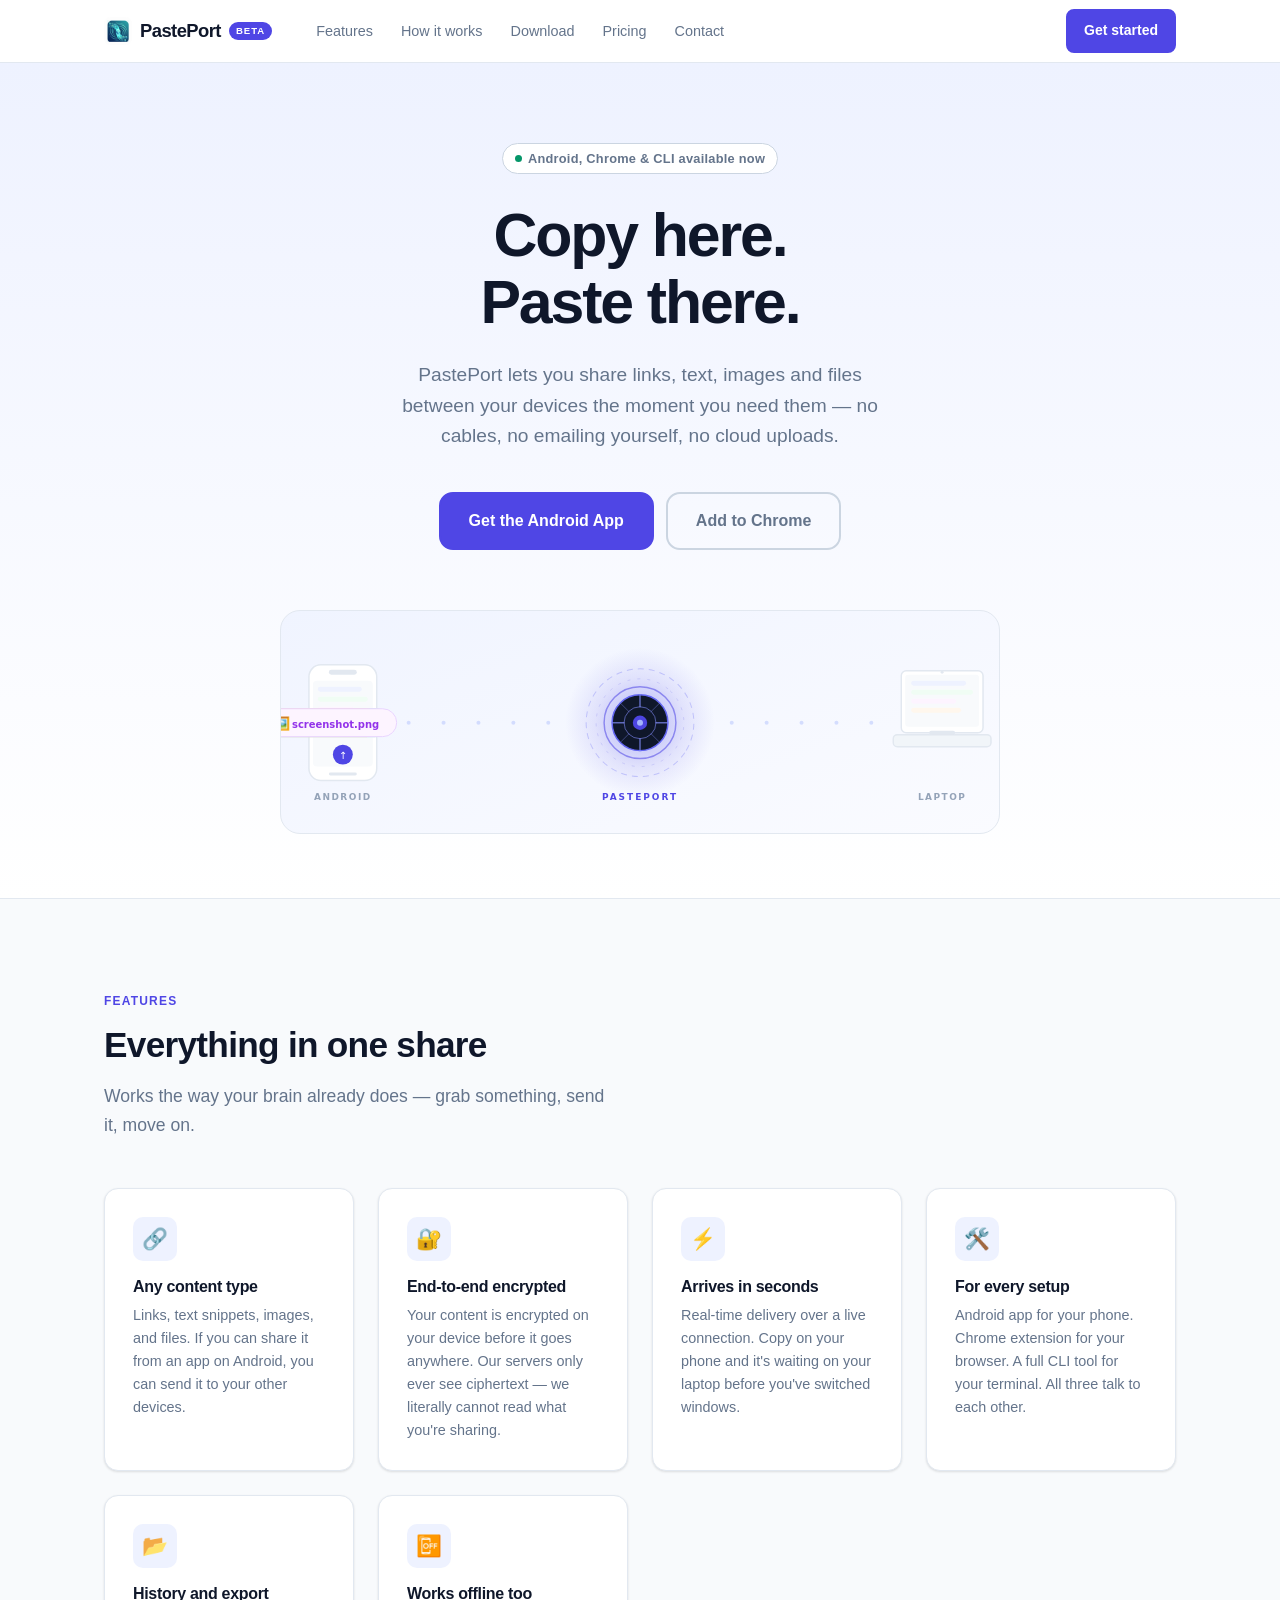
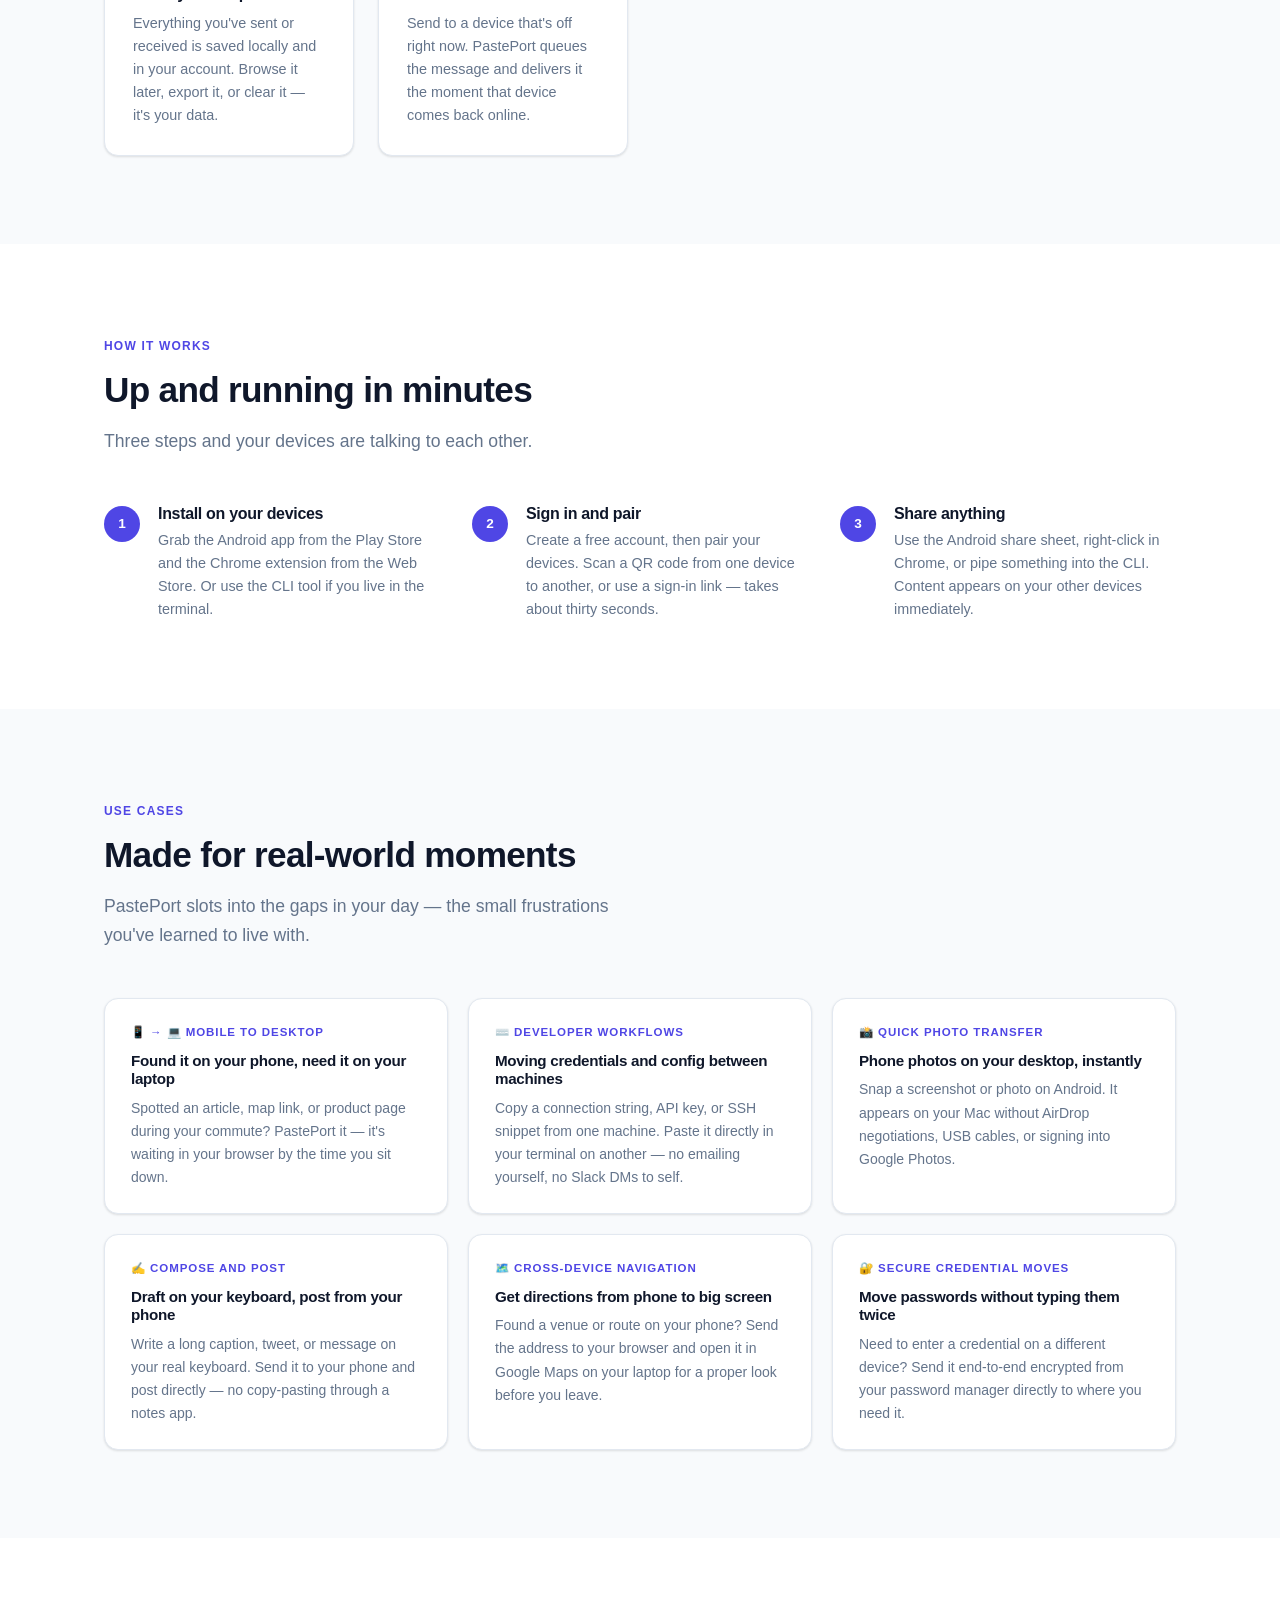
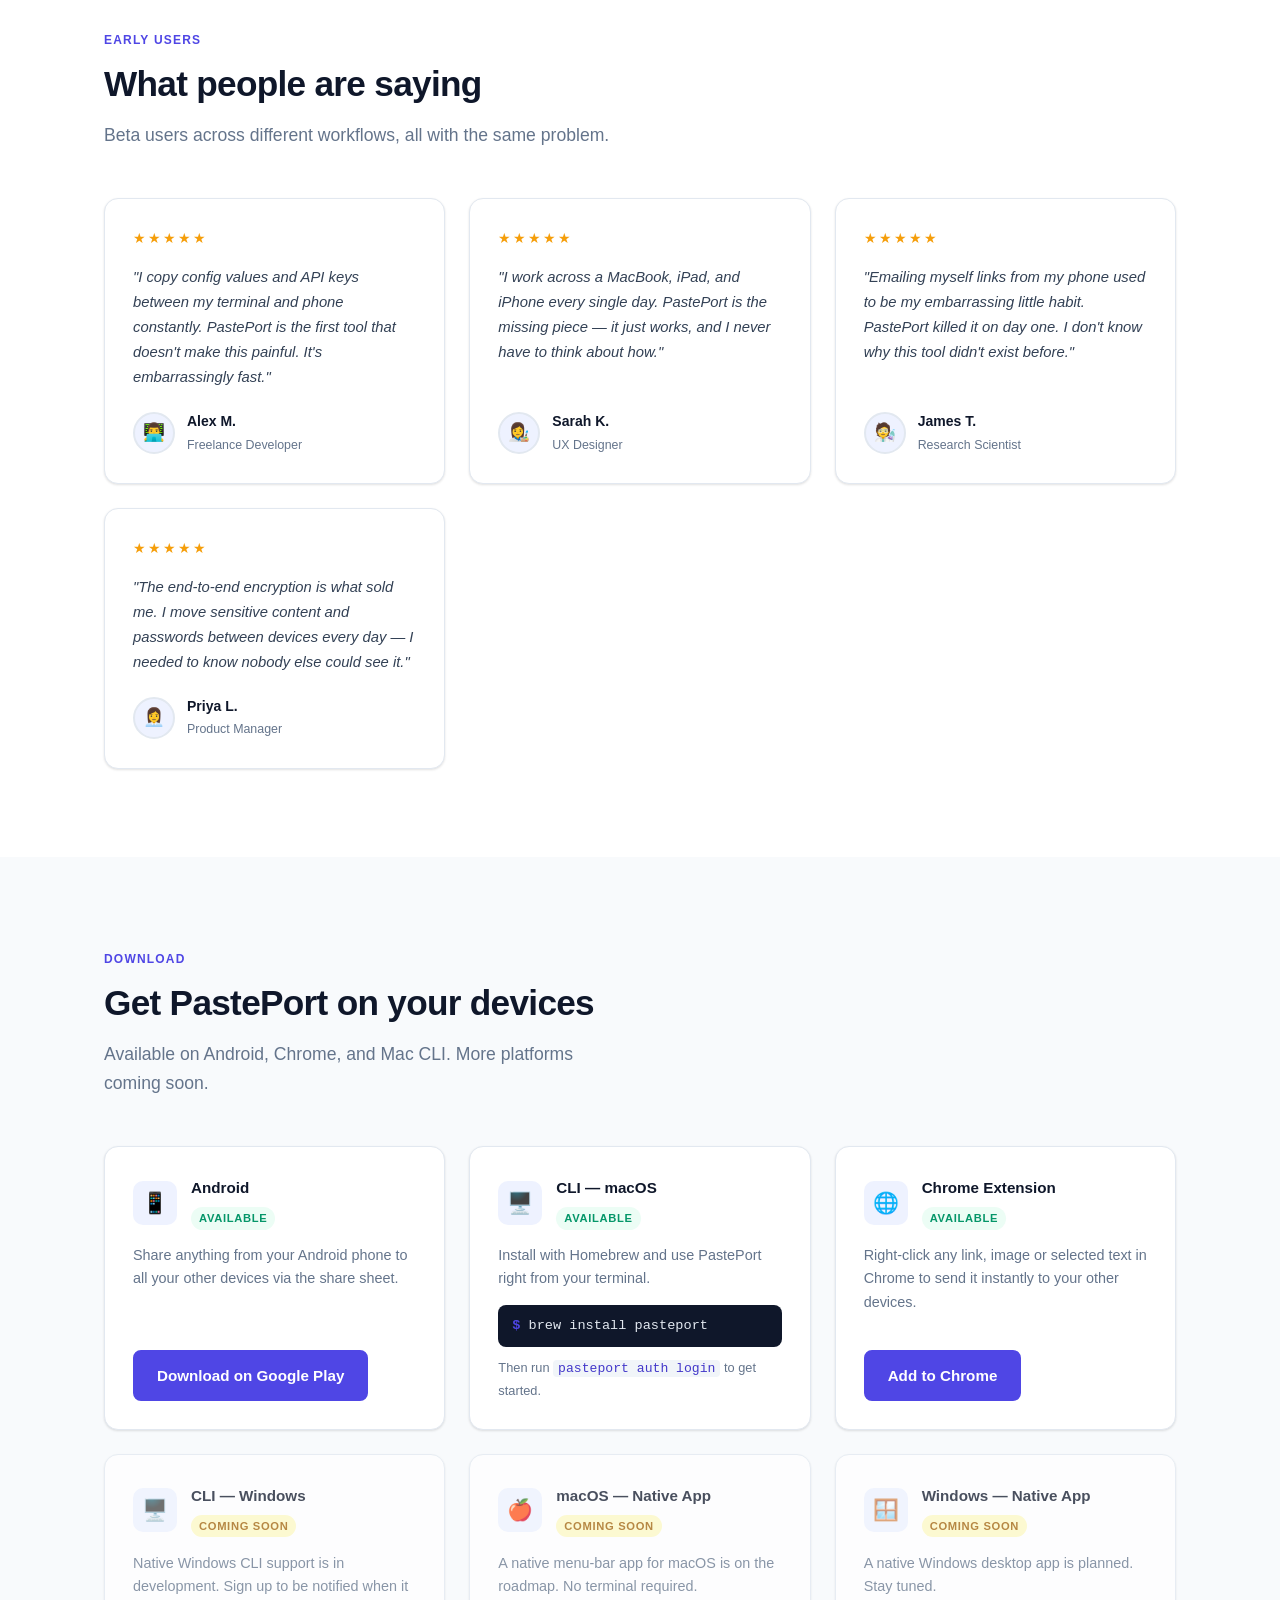
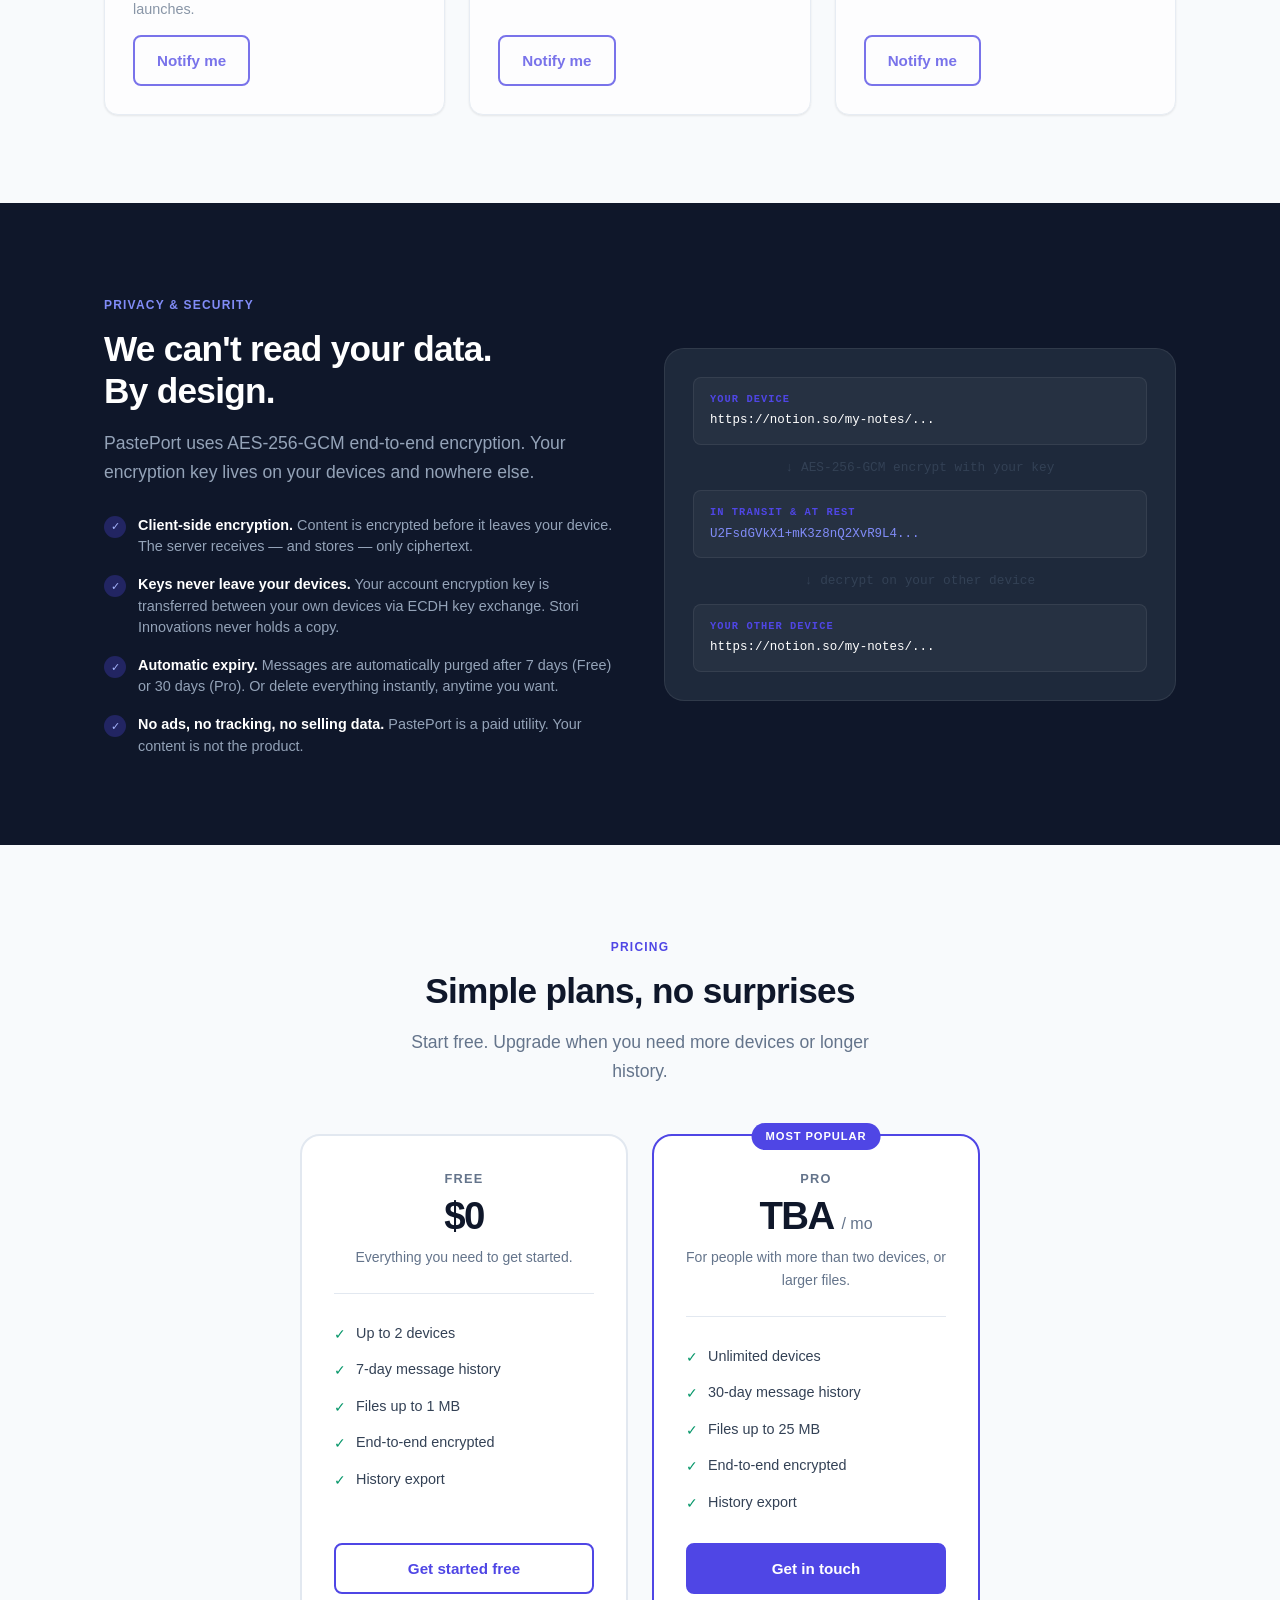
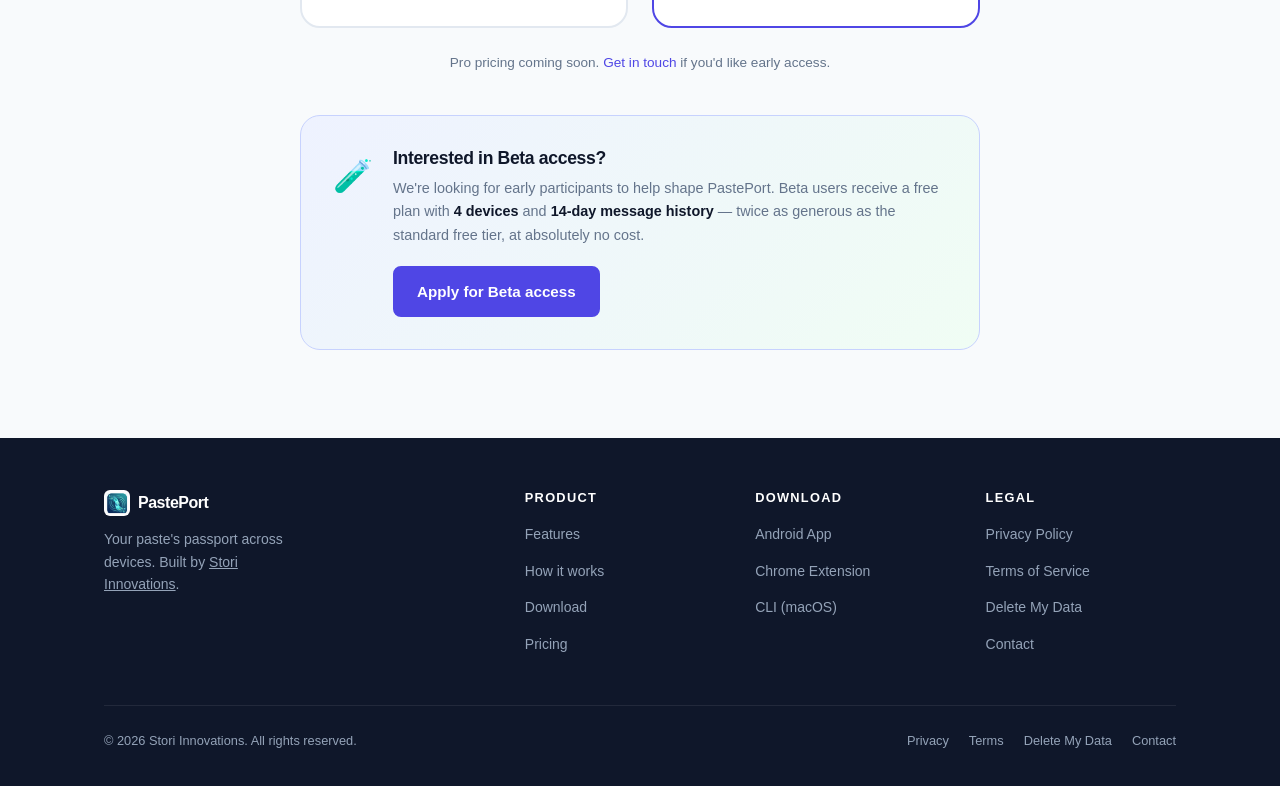
<file: index.html>
<!DOCTYPE html>
<html lang="en">
<head>
  <meta charset="UTF-8">
  <meta name="viewport" content="width=device-width, initial-scale=1.0">
  <title>PastePort — Your clipboard, everywhere</title>
  <meta name="description" content="PastePort lets you share links, text, images and files between your devices in real time. End-to-end encrypted. No cables. No friction.">
  <meta property="og:title" content="PastePort — Your clipboard, everywhere">
  <meta property="og:description" content="Share anything between your Android phone, laptop and terminal in seconds. End-to-end encrypted.">
  <meta property="og:type" content="website">
  <meta property="og:url" content="https://pasteport.app">
  <meta name="theme-color" content="#4f46e5">
  <link rel="stylesheet" href="style.css">
  <link rel="icon" type="image/png" sizes="16x16" href="favicon-16.png">
  <link rel="icon" type="image/png" sizes="32x32" href="favicon-32.png">
  <link rel="apple-touch-icon" href="icon-192.png">
  <meta property="og:image" content="https://pasteport.app/logo-full.png">
</head>
<body>

<header class="site-header">
  <div class="container">
    <nav class="nav" role="navigation" aria-label="Main navigation">
      <a href="/" class="nav-logo">
        <img src="icon-192.png" alt="" class="nav-logo-img" width="28" height="28">
        PastePort
        <span class="beta-tag">Beta</span>
      </a>

      <button class="nav-toggle" id="nav-toggle" aria-expanded="false" aria-controls="nav-links" aria-label="Toggle navigation">
        <span class="hamburger"></span>
      </button>

      <ul class="nav-links" id="nav-links" role="list">
        <li><a href="#features">Features</a></li>
        <li><a href="#how-it-works">How it works</a></li>
        <li><a href="#download">Download</a></li>
        <li><a href="#pricing">Pricing</a></li>
        <li><a href="contact.html">Contact</a></li>
      </ul>

      <div class="nav-cta" id="nav-cta">
        <a href="#pricing" class="btn btn-primary btn-sm">Get started</a>
      </div>
    </nav>
  </div>
</header>

<main>

  <!-- Hero -->
  <section class="hero">
    <div class="container">
      <div class="hero-badge">
        <span class="dot"></span>
        Android, Chrome &amp; CLI available now
      </div>

      <h1>Copy here.<br>Paste there.</h1>

      <p class="hero-lead">
        PastePort lets you share links, text, images and files between your devices the moment you need them — no cables, no emailing yourself, no cloud uploads.
      </p>

      <div class="hero-actions">
        <a href="https://play.google.com/store/apps/details?id=app.pasteport" class="btn btn-primary btn-lg" target="_blank" rel="noopener">
          Get the Android App
        </a>
        <a href="https://chrome.google.com/webstore/detail/pasteport" class="btn btn-ghost btn-lg" target="_blank" rel="noopener">
          Add to Chrome
        </a>
      </div>

      <!-- Port animation -->
      <div class="hero-anim-wrap" aria-hidden="true">
        <svg class="hero-anim" viewBox="0 0 720 210" xmlns="http://www.w3.org/2000/svg">
          <defs>
            <radialGradient id="hub-glow" cx="50%" cy="50%" r="50%">
              <stop offset="0%" stop-color="#6366f1" stop-opacity="0.45"/>
              <stop offset="60%" stop-color="#4f46e5" stop-opacity="0.12"/>
              <stop offset="100%" stop-color="#4f46e5" stop-opacity="0"/>
            </radialGradient>
            <linearGradient id="chan-grad" x1="0%" y1="0%" x2="100%" y2="0%">
              <stop offset="0%" stop-color="#4f46e5" stop-opacity="0"/>
              <stop offset="25%" stop-color="#4f46e5" stop-opacity="0.5"/>
              <stop offset="75%" stop-color="#4f46e5" stop-opacity="0.5"/>
              <stop offset="100%" stop-color="#4f46e5" stop-opacity="0"/>
            </linearGradient>
            <clipPath id="anim-clip">
              <rect width="720" height="210"/>
            </clipPath>
          </defs>

          <g clip-path="url(#anim-clip)">

            <!-- ── Left Device: Phone ── -->
            <g transform="translate(28,46)">
              <rect width="68" height="116" rx="12" fill="white" stroke="#e2e8f0" stroke-width="1.5"/>
              <rect x="20" y="5" width="28" height="5" rx="2.5" fill="#e2e8f0"/>
              <rect x="4" y="16" width="60" height="86" rx="4" fill="#f8fafc"/>
              <rect x="9" y="22" width="44" height="5" rx="2.5" fill="#eef2ff"/>
              <rect x="9" y="32" width="50" height="5" rx="2.5" fill="#f0fdf4"/>
              <rect x="9" y="42" width="36" height="5" rx="2.5" fill="#fdf4ff"/>
              <rect x="9" y="52" width="48" height="5" rx="2.5" fill="#fff7ed"/>
              <rect x="9" y="62" width="40" height="5" rx="2.5" fill="#eef2ff"/>
              <circle cx="34" cy="90" r="10" fill="#4f46e5"/>
              <text x="34" y="94" text-anchor="middle" fill="white" font-size="10" font-family="system-ui">↑</text>
              <rect x="20" y="108" width="28" height="3" rx="1.5" fill="#e2e8f0"/>
            </g>
            <text x="62" y="182" text-anchor="middle" fill="#94a3b8" font-size="9" font-family="system-ui" font-weight="600" letter-spacing="1.5">ANDROID</text>

            <!-- ── Left Channel ── -->
            <line x1="97" y1="104" x2="286" y2="104" stroke="url(#chan-grad)" stroke-width="1.5"/>
            <circle cx="128" cy="104" r="2" fill="#c7d2fe" opacity="0.7"/>
            <circle cx="163" cy="104" r="2" fill="#c7d2fe" opacity="0.7"/>
            <circle cx="198" cy="104" r="2" fill="#c7d2fe" opacity="0.7"/>
            <circle cx="233" cy="104" r="2" fill="#c7d2fe" opacity="0.7"/>
            <circle cx="268" cy="104" r="2" fill="#c7d2fe" opacity="0.7"/>

            <!-- ── Port Hub (center x=360, y=104) ── -->
            <g transform="translate(360,104)">
              <circle r="75" fill="url(#hub-glow)"/>
              <!-- Outer spinning dashed ring -->
              <circle r="54" fill="none" stroke="#6366f1" stroke-width="1" stroke-dasharray="6 5" opacity="0.3">
                <animateTransform attributeName="transform" type="rotate" from="0" to="360" dur="22s" repeatCount="indefinite"/>
              </circle>
              <!-- Counter-spinning inner dashed ring -->
              <circle r="44" fill="none" stroke="#4f46e5" stroke-width="0.75" stroke-dasharray="3 7" opacity="0.2">
                <animateTransform attributeName="transform" type="rotate" from="360" to="0" dur="16s" repeatCount="indefinite"/>
              </circle>
              <!-- Solid border ring -->
              <circle r="36" fill="none" stroke="#4f46e5" stroke-width="1.5" opacity="0.55"/>
              <!-- Dark inner disc -->
              <circle r="28" fill="#0f172a" stroke="#6366f1" stroke-width="1.5"/>
              <!-- Inner decorative ring -->
              <circle r="16" fill="none" stroke="#818cf8" stroke-width="1" opacity="0.6"/>
              <!-- 8-directional connector lines (evokes logo) -->
              <line x1="0" y1="-16" x2="0" y2="-28" stroke="#818cf8" stroke-width="1.5" stroke-linecap="round" opacity="0.7"/>
              <line x1="0" y1="16" x2="0" y2="28" stroke="#818cf8" stroke-width="1.5" stroke-linecap="round" opacity="0.7"/>
              <line x1="-16" y1="0" x2="-28" y2="0" stroke="#818cf8" stroke-width="1.5" stroke-linecap="round" opacity="0.7"/>
              <line x1="16" y1="0" x2="28" y2="0" stroke="#818cf8" stroke-width="1.5" stroke-linecap="round" opacity="0.7"/>
              <line x1="-11" y1="-11" x2="-20" y2="-20" stroke="#818cf8" stroke-width="1" stroke-linecap="round" opacity="0.4"/>
              <line x1="11" y1="-11" x2="20" y2="-20" stroke="#818cf8" stroke-width="1" stroke-linecap="round" opacity="0.4"/>
              <line x1="-11" y1="11" x2="-20" y2="20" stroke="#818cf8" stroke-width="1" stroke-linecap="round" opacity="0.4"/>
              <line x1="11" y1="11" x2="20" y2="20" stroke="#818cf8" stroke-width="1" stroke-linecap="round" opacity="0.4"/>
              <!-- Pulsing center dot -->
              <circle r="7" fill="#4f46e5">
                <animate attributeName="r" values="7;10;7" dur="2s" repeatCount="indefinite"/>
                <animate attributeName="opacity" values="1;0.65;1" dur="2s" repeatCount="indefinite"/>
              </circle>
              <circle r="3" fill="#a5b4fc"/>
            </g>
            <text x="360" y="182" text-anchor="middle" fill="#4f46e5" font-size="9" font-family="system-ui" font-weight="700" letter-spacing="2">PASTEPORT</text>

            <!-- ── Right Channel ── -->
            <line x1="434" y1="104" x2="623" y2="104" stroke="url(#chan-grad)" stroke-width="1.5"/>
            <circle cx="452" cy="104" r="2" fill="#c7d2fe" opacity="0.7"/>
            <circle cx="487" cy="104" r="2" fill="#c7d2fe" opacity="0.7"/>
            <circle cx="522" cy="104" r="2" fill="#c7d2fe" opacity="0.7"/>
            <circle cx="557" cy="104" r="2" fill="#c7d2fe" opacity="0.7"/>
            <circle cx="592" cy="104" r="2" fill="#c7d2fe" opacity="0.7"/>

            <!-- ── Right Device: Laptop ── -->
            <g transform="translate(622,52)">
              <rect width="82" height="62" rx="5" fill="white" stroke="#e2e8f0" stroke-width="1.5"/>
              <rect x="4" y="4" width="74" height="52" rx="3" fill="#f8fafc"/>
              <rect x="10" y="10" width="55" height="5" rx="2.5" fill="#eef2ff"/>
              <rect x="10" y="19" width="62" height="5" rx="2.5" fill="#f0fdf4"/>
              <rect x="10" y="28" width="45" height="5" rx="2.5" fill="#fdf4ff"/>
              <rect x="10" y="37" width="50" height="5" rx="2.5" fill="#fff7ed"/>
              <circle cx="41" cy="1.5" r="1.5" fill="#e2e8f0"/>
              <rect x="-8" y="64" width="98" height="12" rx="4" fill="#f1f5f9" stroke="#e2e8f0" stroke-width="1.5"/>
              <rect x="28" y="60" width="26" height="4" rx="2" fill="#e2e8f0"/>
            </g>
            <text x="663" y="182" text-anchor="middle" fill="#94a3b8" font-size="9" font-family="system-ui" font-weight="600" letter-spacing="1.5">LAPTOP</text>

            <!-- ── Flowing Content Packets ──
                 Journey: translateX(-150) → translateX(875), 1025px in 4s.
                 4 packets staggered 1s apart via negative delays.
                 Packet inner group translate(-20, 90) so rect top = 90, center = 104. -->

            <!-- Packet 1: URL link (indigo) -->
            <g class="pkt" style="animation-delay:0s">
              <g transform="translate(-20,90)">
                <rect width="128" height="28" rx="14" fill="#eef2ff" stroke="#c7d2fe" stroke-width="1"/>
                <text x="13" y="19" font-size="13" font-family="system-ui">🔗</text>
                <text x="31" y="19" fill="#4f46e5" font-size="10" font-family="system-ui" font-weight="700">notion.so/notes</text>
              </g>
            </g>

            <!-- Packet 2: Text snippet (green) -->
            <g class="pkt" style="animation-delay:-1s">
              <g transform="translate(-20,90)">
                <rect width="130" height="28" rx="14" fill="#f0fdf4" stroke="#bbf7d0" stroke-width="1"/>
                <text x="13" y="19" font-size="13" font-family="system-ui">📝</text>
                <text x="31" y="19" fill="#059669" font-size="10" font-family="system-ui" font-weight="700">Meeting at 3pm</text>
              </g>
            </g>

            <!-- Packet 3: File (orange) -->
            <g class="pkt" style="animation-delay:-2s">
              <g transform="translate(-20,90)">
                <rect width="120" height="28" rx="14" fill="#fff7ed" stroke="#fed7aa" stroke-width="1"/>
                <text x="13" y="19" font-size="13" font-family="system-ui">📄</text>
                <text x="31" y="19" fill="#ea580c" font-size="10" font-family="system-ui" font-weight="700">contract.pdf</text>
              </g>
            </g>

            <!-- Packet 4: Image (purple) -->
            <g class="pkt" style="animation-delay:-3s">
              <g transform="translate(-20,90)">
                <rect width="136" height="28" rx="14" fill="#fdf4ff" stroke="#e9d5ff" stroke-width="1"/>
                <text x="13" y="19" font-size="13" font-family="system-ui">🖼️</text>
                <text x="31" y="19" fill="#9333ea" font-size="10" font-family="system-ui" font-weight="700">screenshot.png</text>
              </g>
            </g>

          </g><!-- /clip -->
        </svg>
      </div>
    </div>
  </section>

  <!-- Features -->
  <section class="section section-alt" id="features">
    <div class="container">
      <span class="section-label">Features</span>
      <h2 class="section-title">Everything in one share</h2>
      <p class="section-lead">Works the way your brain already does — grab something, send it, move on.</p>

      <div class="features-grid">
        <div class="feature-card">
          <div class="feature-icon">🔗</div>
          <h3>Any content type</h3>
          <p>Links, text snippets, images, and files. If you can share it from an app on Android, you can send it to your other devices.</p>
        </div>

        <div class="feature-card">
          <div class="feature-icon">🔐</div>
          <h3>End-to-end encrypted</h3>
          <p>Your content is encrypted on your device before it goes anywhere. Our servers only ever see ciphertext — we literally cannot read what you're sharing.</p>
        </div>

        <div class="feature-card">
          <div class="feature-icon">⚡</div>
          <h3>Arrives in seconds</h3>
          <p>Real-time delivery over a live connection. Copy on your phone and it's waiting on your laptop before you've switched windows.</p>
        </div>

        <div class="feature-card">
          <div class="feature-icon">🛠️</div>
          <h3>For every setup</h3>
          <p>Android app for your phone. Chrome extension for your browser. A full CLI tool for your terminal. All three talk to each other.</p>
        </div>

        <div class="feature-card">
          <div class="feature-icon">📂</div>
          <h3>History and export</h3>
          <p>Everything you've sent or received is saved locally and in your account. Browse it later, export it, or clear it — it's your data.</p>
        </div>

        <div class="feature-card">
          <div class="feature-icon">📴</div>
          <h3>Works offline too</h3>
          <p>Send to a device that's off right now. PastePort queues the message and delivers it the moment that device comes back online.</p>
        </div>
      </div>
    </div>
  </section>

  <!-- How it works -->
  <section class="section" id="how-it-works">
    <div class="container">
      <span class="section-label">How it works</span>
      <h2 class="section-title">Up and running in minutes</h2>
      <p class="section-lead">Three steps and your devices are talking to each other.</p>

      <ol class="steps">
        <li class="step">
          <div class="step-num">1</div>
          <div class="step-body">
            <h3>Install on your devices</h3>
            <p>Grab the Android app from the Play Store and the Chrome extension from the Web Store. Or use the CLI tool if you live in the terminal.</p>
          </div>
        </li>

        <li class="step">
          <div class="step-num">2</div>
          <div class="step-body">
            <h3>Sign in and pair</h3>
            <p>Create a free account, then pair your devices. Scan a QR code from one device to another, or use a sign-in link — takes about thirty seconds.</p>
          </div>
        </li>

        <li class="step">
          <div class="step-num">3</div>
          <div class="step-body">
            <h3>Share anything</h3>
            <p>Use the Android share sheet, right-click in Chrome, or pipe something into the CLI. Content appears on your other devices immediately.</p>
          </div>
        </li>
      </ol>
    </div>
  </section>

  <!-- Use Cases -->
  <section class="section section-alt" id="use-cases">
    <div class="container">
      <span class="section-label">Use Cases</span>
      <h2 class="section-title">Made for real-world moments</h2>
      <p class="section-lead">PastePort slots into the gaps in your day — the small frustrations you've learned to live with.</p>

      <div class="use-cases-grid">
        <div class="use-case-card">
          <div class="use-case-scenario">📱 → 💻 Mobile to Desktop</div>
          <h3>Found it on your phone, need it on your laptop</h3>
          <p>Spotted an article, map link, or product page during your commute? PastePort it — it's waiting in your browser by the time you sit down.</p>
        </div>

        <div class="use-case-card">
          <div class="use-case-scenario">⌨️ Developer workflows</div>
          <h3>Moving credentials and config between machines</h3>
          <p>Copy a connection string, API key, or SSH snippet from one machine. Paste it directly in your terminal on another — no emailing yourself, no Slack DMs to self.</p>
        </div>

        <div class="use-case-card">
          <div class="use-case-scenario">📸 Quick photo transfer</div>
          <h3>Phone photos on your desktop, instantly</h3>
          <p>Snap a screenshot or photo on Android. It appears on your Mac without AirDrop negotiations, USB cables, or signing into Google Photos.</p>
        </div>

        <div class="use-case-card">
          <div class="use-case-scenario">✍️ Compose and post</div>
          <h3>Draft on your keyboard, post from your phone</h3>
          <p>Write a long caption, tweet, or message on your real keyboard. Send it to your phone and post directly — no copy-pasting through a notes app.</p>
        </div>

        <div class="use-case-card">
          <div class="use-case-scenario">🗺️ Cross-device navigation</div>
          <h3>Get directions from phone to big screen</h3>
          <p>Found a venue or route on your phone? Send the address to your browser and open it in Google Maps on your laptop for a proper look before you leave.</p>
        </div>

        <div class="use-case-card">
          <div class="use-case-scenario">🔐 Secure credential moves</div>
          <h3>Move passwords without typing them twice</h3>
          <p>Need to enter a credential on a different device? Send it end-to-end encrypted from your password manager directly to where you need it.</p>
        </div>
      </div>
    </div>
  </section>

  <!-- Testimonials -->
  <section class="section" id="testimonials">
    <div class="container">
      <span class="section-label">Early Users</span>
      <h2 class="section-title">What people are saying</h2>
      <p class="section-lead">Beta users across different workflows, all with the same problem.</p>

      <div class="testimonials-grid">
        <div class="testimonial-card">
          <div class="testimonial-stars">★★★★★</div>
          <p class="testimonial-quote">"I copy config values and API keys between my terminal and phone constantly. PastePort is the first tool that doesn't make this painful. It's embarrassingly fast."</p>
          <div class="testimonial-author">
            <div class="testimonial-avatar">👨‍💻</div>
            <div>
              <div class="testimonial-name">Alex M.</div>
              <div class="testimonial-role">Freelance Developer</div>
            </div>
          </div>
        </div>

        <div class="testimonial-card">
          <div class="testimonial-stars">★★★★★</div>
          <p class="testimonial-quote">"I work across a MacBook, iPad, and iPhone every single day. PastePort is the missing piece — it just works, and I never have to think about how."</p>
          <div class="testimonial-author">
            <div class="testimonial-avatar">👩‍🎨</div>
            <div>
              <div class="testimonial-name">Sarah K.</div>
              <div class="testimonial-role">UX Designer</div>
            </div>
          </div>
        </div>

        <div class="testimonial-card">
          <div class="testimonial-stars">★★★★★</div>
          <p class="testimonial-quote">"Emailing myself links from my phone used to be my embarrassing little habit. PastePort killed it on day one. I don't know why this tool didn't exist before."</p>
          <div class="testimonial-author">
            <div class="testimonial-avatar">🧑‍🔬</div>
            <div>
              <div class="testimonial-name">James T.</div>
              <div class="testimonial-role">Research Scientist</div>
            </div>
          </div>
        </div>

        <div class="testimonial-card">
          <div class="testimonial-stars">★★★★★</div>
          <p class="testimonial-quote">"The end-to-end encryption is what sold me. I move sensitive content and passwords between devices every day — I needed to know nobody else could see it."</p>
          <div class="testimonial-author">
            <div class="testimonial-avatar">👩‍💼</div>
            <div>
              <div class="testimonial-name">Priya L.</div>
              <div class="testimonial-role">Product Manager</div>
            </div>
          </div>
        </div>
      </div>
    </div>
  </section>

  <!-- Download / Get PastePort -->
  <section class="section section-alt" id="download">
    <div class="container">
      <span class="section-label">Download</span>
      <h2 class="section-title">Get PastePort on your devices</h2>
      <p class="section-lead">Available on Android, Chrome, and Mac CLI. More platforms coming soon.</p>

      <div class="platform-grid">

        <!-- Android -->
        <div class="platform-card">
          <div class="platform-header">
            <span class="platform-icon">📱</span>
            <div>
              <div class="platform-name">Android</div>
              <span class="platform-status available">Available</span>
            </div>
          </div>
          <p class="platform-desc">Share anything from your Android phone to all your other devices via the share sheet.</p>
          <a href="https://play.google.com/store/apps/details?id=app.pasteport" class="btn btn-primary" target="_blank" rel="noopener">
            Download on Google Play
          </a>
        </div>

        <!-- Mac CLI (Homebrew) -->
        <div class="platform-card">
          <div class="platform-header">
            <span class="platform-icon">🖥️</span>
            <div>
              <div class="platform-name">CLI — macOS</div>
              <span class="platform-status available">Available</span>
            </div>
          </div>
          <p class="platform-desc">Install with Homebrew and use PastePort right from your terminal.</p>
          <div class="code-block">
            <span class="code-prompt">$</span>
            <code>brew install pasteport</code>
          </div>
          <p class="platform-sub">Then run <code class="inline-code">pasteport auth login</code> to get started.</p>
        </div>

        <!-- Chrome Extension -->
        <div class="platform-card">
          <div class="platform-header">
            <span class="platform-icon">🌐</span>
            <div>
              <div class="platform-name">Chrome Extension</div>
              <span class="platform-status available">Available</span>
            </div>
          </div>
          <p class="platform-desc">Right-click any link, image or selected text in Chrome to send it instantly to your other devices.</p>
          <a href="https://chrome.google.com/webstore/detail/pasteport" class="btn btn-primary" target="_blank" rel="noopener">
            Add to Chrome
          </a>
        </div>

        <!-- Windows CLI — Coming Soon -->
        <div class="platform-card coming-soon">
          <div class="platform-header">
            <span class="platform-icon">🖥️</span>
            <div>
              <div class="platform-name">CLI — Windows</div>
              <span class="platform-status soon">Coming soon</span>
            </div>
          </div>
          <p class="platform-desc">Native Windows CLI support is in development. Sign up to be notified when it launches.</p>
          <a href="contact.html" class="btn btn-outline">Notify me</a>
        </div>

        <!-- Mac Native — Coming Soon -->
        <div class="platform-card coming-soon">
          <div class="platform-header">
            <span class="platform-icon">🍎</span>
            <div>
              <div class="platform-name">macOS — Native App</div>
              <span class="platform-status soon">Coming soon</span>
            </div>
          </div>
          <p class="platform-desc">A native menu-bar app for macOS is on the roadmap. No terminal required.</p>
          <a href="contact.html" class="btn btn-outline">Notify me</a>
        </div>

        <!-- Windows Native — Coming Soon -->
        <div class="platform-card coming-soon">
          <div class="platform-header">
            <span class="platform-icon">🪟</span>
            <div>
              <div class="platform-name">Windows — Native App</div>
              <span class="platform-status soon">Coming soon</span>
            </div>
          </div>
          <p class="platform-desc">A native Windows desktop app is planned. Stay tuned.</p>
          <a href="contact.html" class="btn btn-outline">Notify me</a>
        </div>

      </div>
    </div>
  </section>

  <!-- Security callout -->
  <section class="section section-dark">
    <div class="container">
      <div class="security-grid">
        <div class="security-content">
          <span class="section-label">Privacy &amp; Security</span>
          <h2 class="section-title">We can't read your data.<br>By design.</h2>
          <p class="section-lead">PastePort uses AES-256-GCM end-to-end encryption. Your encryption key lives on your devices and nowhere else.</p>

          <div class="security-points">
            <div class="security-point">
              <span class="check">✓</span>
              <p><strong>Client-side encryption.</strong> Content is encrypted before it leaves your device. The server receives — and stores — only ciphertext.</p>
            </div>
            <div class="security-point">
              <span class="check">✓</span>
              <p><strong>Keys never leave your devices.</strong> Your account encryption key is transferred between your own devices via ECDH key exchange. Stori Innovations never holds a copy.</p>
            </div>
            <div class="security-point">
              <span class="check">✓</span>
              <p><strong>Automatic expiry.</strong> Messages are automatically purged after 7 days (Free) or 30 days (Pro). Or delete everything instantly, anytime you want.</p>
            </div>
            <div class="security-point">
              <span class="check">✓</span>
              <p><strong>No ads, no tracking, no selling data.</strong> PastePort is a paid utility. Your content is not the product.</p>
            </div>
          </div>
        </div>

        <div class="security-visual" aria-hidden="true">
          <div class="enc-diagram">
            <div class="enc-step">
              <div class="label">Your device</div>
              <div class="value">https://notion.so/my-notes/...</div>
            </div>
            <div class="enc-arrow">↓ AES-256-GCM encrypt with your key</div>
            <div class="enc-step">
              <div class="label">In transit &amp; at rest</div>
              <div class="value cipher">U2FsdGVkX1+mK3z8nQ2XvR9L4...</div>
            </div>
            <div class="enc-arrow">↓ decrypt on your other device</div>
            <div class="enc-step">
              <div class="label">Your other device</div>
              <div class="value">https://notion.so/my-notes/...</div>
            </div>
          </div>
        </div>
      </div>
    </div>
  </section>

  <!-- Pricing -->
  <section class="section section-alt" id="pricing">
    <div class="container" style="text-align:center">
      <span class="section-label">Pricing</span>
      <h2 class="section-title">Simple plans, no surprises</h2>
      <p class="section-lead" style="margin-inline:auto">Start free. Upgrade when you need more devices or longer history.</p>

      <div class="plans">
        <div class="plan">
          <div class="plan-name">Free</div>
          <div class="plan-price">$0</div>
          <div class="plan-desc">Everything you need to get started.</div>

          <ul class="plan-features">
            <li class="plan-feature">
              <span class="icon">✓</span>
              Up to 2 devices
            </li>
            <li class="plan-feature">
              <span class="icon">✓</span>
              7-day message history
            </li>
            <li class="plan-feature">
              <span class="icon">✓</span>
              Files up to 1 MB
            </li>
            <li class="plan-feature">
              <span class="icon">✓</span>
              End-to-end encrypted
            </li>
            <li class="plan-feature">
              <span class="icon">✓</span>
              History export
            </li>
          </ul>

          <a href="#" class="btn btn-outline">Get started free</a>
        </div>

        <div class="plan featured">
          <div class="plan-badge">Most popular</div>
          <div class="plan-name">Pro</div>
          <div class="plan-price">TBA <span>/ mo</span></div>
          <div class="plan-desc">For people with more than two devices, or larger files.</div>

          <ul class="plan-features">
            <li class="plan-feature">
              <span class="icon">✓</span>
              Unlimited devices
            </li>
            <li class="plan-feature">
              <span class="icon">✓</span>
              30-day message history
            </li>
            <li class="plan-feature">
              <span class="icon">✓</span>
              Files up to 25 MB
            </li>
            <li class="plan-feature">
              <span class="icon">✓</span>
              End-to-end encrypted
            </li>
            <li class="plan-feature">
              <span class="icon">✓</span>
              History export
            </li>
          </ul>

          <a href="contact.html" class="btn btn-primary">Get in touch</a>
        </div>
      </div>

      <p style="margin-top:24px;font-size:.85rem;color:var(--ink-muted)">
        Pro pricing coming soon. <a href="contact.html">Get in touch</a> if you'd like early access.
      </p>

      <div class="beta-callout">
        <div class="beta-callout-icon">🧪</div>
        <div class="beta-callout-body">
          <h3>Interested in Beta access?</h3>
          <p>We're looking for early participants to help shape PastePort. Beta users receive a free plan with <strong>4 devices</strong> and <strong>14-day message history</strong> — twice as generous as the standard free tier, at absolutely no cost.</p>
          <a href="contact.html" class="btn btn-primary">Apply for Beta access</a>
        </div>
      </div>
    </div>
  </section>

</main>

<footer class="site-footer">
  <div class="container">
    <div class="footer-grid">
      <div class="footer-brand">
        <a href="/" class="nav-logo">
          <img src="icon-192.png" alt="" class="nav-logo-img" width="26" height="26">
          PastePort
        </a>
        <p>Your paste's passport across devices. Built by <a href="https://storiinnovations.com" style="color:#94a3b8;text-decoration:underline" target="_blank" rel="noopener">Stori Innovations</a>.</p>
      </div>

      <div class="footer-col">
        <h4>Product</h4>
        <ul>
          <li><a href="#features">Features</a></li>
          <li><a href="#how-it-works">How it works</a></li>
          <li><a href="#download">Download</a></li>
          <li><a href="#pricing">Pricing</a></li>
        </ul>
      </div>

      <div class="footer-col">
        <h4>Download</h4>
        <ul>
          <li><a href="https://play.google.com/store/apps/details?id=app.pasteport" target="_blank" rel="noopener">Android App</a></li>
          <li><a href="https://chrome.google.com/webstore/detail/pasteport" target="_blank" rel="noopener">Chrome Extension</a></li>
          <li><a href="#download">CLI (macOS)</a></li>
        </ul>
      </div>

      <div class="footer-col">
        <h4>Legal</h4>
        <ul>
          <li><a href="privacy.html">Privacy Policy</a></li>
          <li><a href="terms.html">Terms of Service</a></li>
          <li><a href="forgetme.html">Delete My Data</a></li>
          <li><a href="contact.html">Contact</a></li>
        </ul>
      </div>
    </div>

    <div class="footer-bottom">
      <span>&copy; 2026 Stori Innovations. All rights reserved.</span>
      <div style="display:flex;gap:20px">
        <a href="privacy.html">Privacy</a>
        <a href="terms.html">Terms</a>
        <a href="forgetme.html">Delete My Data</a>
        <a href="contact.html">Contact</a>
      </div>
    </div>
  </div>
</footer>

<script>
  const toggle = document.getElementById('nav-toggle');
  const links = document.getElementById('nav-links');
  const cta = document.getElementById('nav-cta');

  toggle.addEventListener('click', () => {
    const open = toggle.getAttribute('aria-expanded') === 'true';
    toggle.setAttribute('aria-expanded', String(!open));
    links.classList.toggle('open', !open);
    cta.classList.toggle('open', !open);
  });

  // Close nav when a link is clicked
  links.querySelectorAll('a').forEach(a => {
    a.addEventListener('click', () => {
      toggle.setAttribute('aria-expanded', 'false');
      links.classList.remove('open');
      cta.classList.remove('open');
    });
  });
</script>

</body>
</html>
</file>
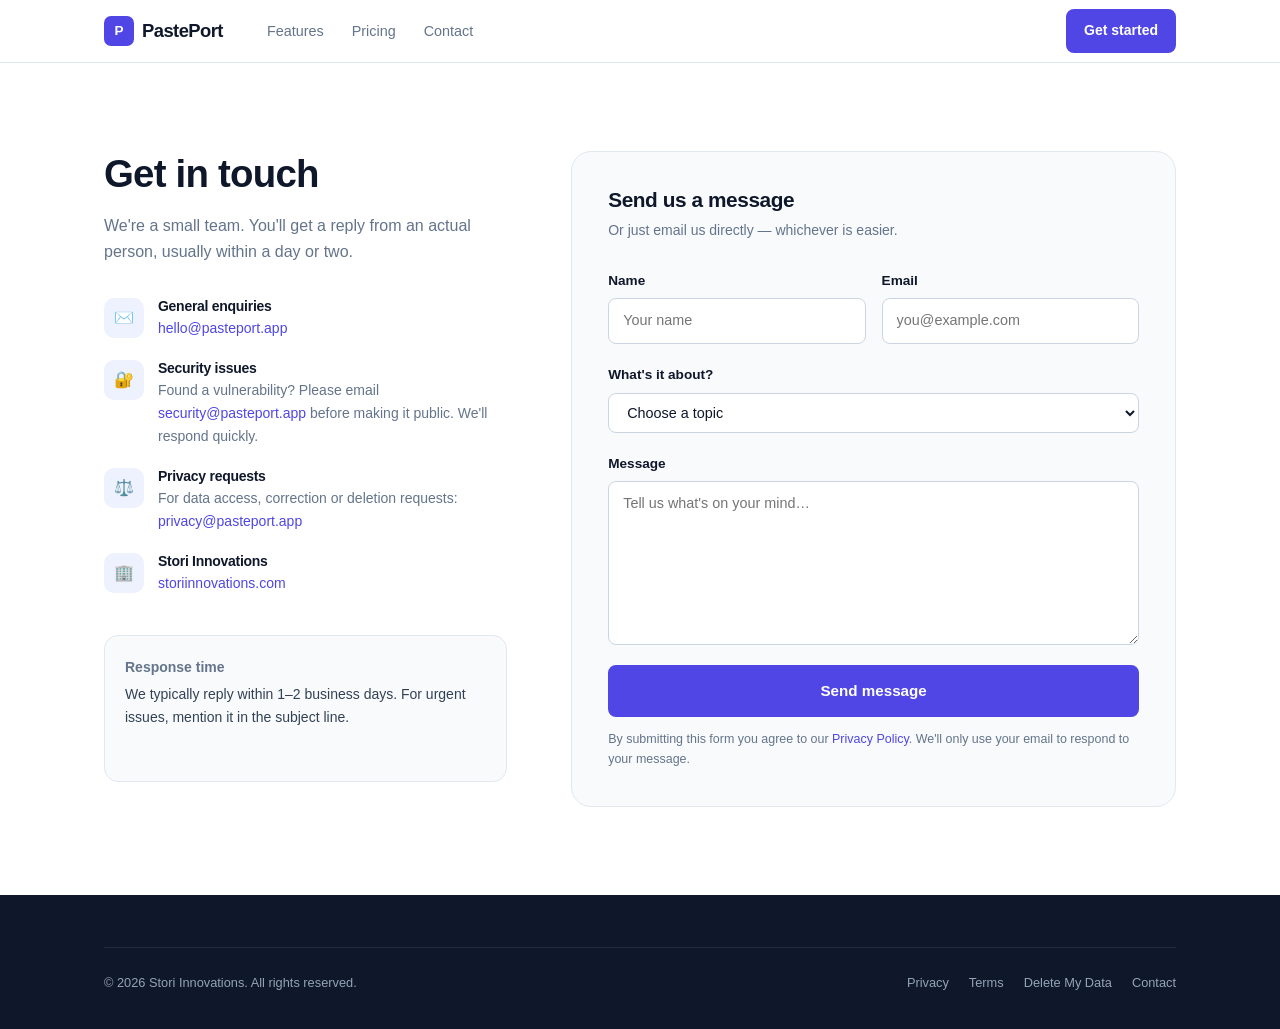
<file: contact.html>
<!DOCTYPE html>
<html lang="en">
<head>
  <meta charset="UTF-8">
  <meta name="viewport" content="width=device-width, initial-scale=1.0">
  <title>Contact — PastePort</title>
  <meta name="description" content="Get in touch with the PastePort team. We're happy to help.">
  <link rel="stylesheet" href="style.css">
  <link rel="icon" href="data:image/svg+xml,<svg xmlns='http://www.w3.org/2000/svg' viewBox='0 0 32 32'><rect width='32' height='32' rx='7' fill='%234f46e5'/><text x='16' y='22' text-anchor='middle' fill='white' font-size='16' font-weight='bold' font-family='system-ui'>P</text></svg>">
  <style>
    .form-success {
      display: none;
      background: var(--green-bg);
      border: 1.5px solid var(--green);
      border-radius: var(--radius-lg);
      padding: 24px;
      text-align: center;
      color: var(--ink);
    }
    .form-success h3 { color: var(--green); margin-bottom: 8px; font-size: 1.1rem; }
    .form-success p { color: var(--ink-muted); font-size: .9rem; }
  </style>
</head>
<body>

<header class="site-header">
  <div class="container">
    <nav class="nav" role="navigation" aria-label="Main navigation">
      <a href="/" class="nav-logo">
        <span class="logo-mark">P</span>
        PastePort
      </a>

      <button class="nav-toggle" id="nav-toggle" aria-expanded="false" aria-controls="nav-links" aria-label="Toggle navigation">
        <span class="hamburger"></span>
      </button>

      <ul class="nav-links" id="nav-links" role="list">
        <li><a href="/#features">Features</a></li>
        <li><a href="/#pricing">Pricing</a></li>
        <li><a href="contact.html" aria-current="page">Contact</a></li>
      </ul>

      <div class="nav-cta" id="nav-cta">
        <a href="/#pricing" class="btn btn-primary btn-sm">Get started</a>
      </div>
    </nav>
  </div>
</header>

<main>
  <div class="container">
    <div class="contact-grid">

      <!-- Info column -->
      <div class="contact-info">
        <h1>Get in touch</h1>
        <p>We're a small team. You'll get a reply from an actual person, usually within a day or two.</p>

        <div class="contact-methods">
          <div class="contact-method">
            <span class="icon">✉️</span>
            <div>
              <h4>General enquiries</h4>
              <p><a href="mailto:hello@pasteport.app">hello@pasteport.app</a></p>
            </div>
          </div>

          <div class="contact-method">
            <span class="icon">🔐</span>
            <div>
              <h4>Security issues</h4>
              <p>Found a vulnerability? Please email <a href="mailto:security@pasteport.app">security@pasteport.app</a> before making it public. We'll respond quickly.</p>
            </div>
          </div>

          <div class="contact-method">
            <span class="icon">⚖️</span>
            <div>
              <h4>Privacy requests</h4>
              <p>For data access, correction or deletion requests: <a href="mailto:privacy@pasteport.app">privacy@pasteport.app</a></p>
            </div>
          </div>

          <div class="contact-method">
            <span class="icon">🏢</span>
            <div>
              <h4>Stori Innovations</h4>
              <p><a href="https://storiinnovations.com" target="_blank" rel="noopener">storiinnovations.com</a></p>
            </div>
          </div>
        </div>

        <div style="margin-top:40px;padding:20px;background:var(--surface);border:1px solid var(--border);border-radius:var(--radius-lg)">
          <p style="font-size:.875rem;color:var(--ink-muted);margin-bottom:4px;font-weight:600">Response time</p>
          <p style="font-size:.875rem;color:var(--ink-body)">We typically reply within 1–2 business days. For urgent issues, mention it in the subject line.</p>
        </div>
      </div>

      <!-- Form column -->
      <div class="contact-form-wrap">
        <h2 style="font-size:1.3rem;margin-bottom:6px">Send us a message</h2>
        <p style="font-size:.875rem;color:var(--ink-muted);margin-bottom:28px">Or just email us directly — whichever is easier.</p>

        <div class="form-success" id="form-success">
          <h3>Message sent</h3>
          <p>Thanks for reaching out. We'll get back to you soon.</p>
        </div>

        <form id="contact-form" novalidate>
          <div class="form-row">
            <div class="form-group">
              <label for="name">Name</label>
              <input type="text" id="name" name="name" placeholder="Your name" autocomplete="name" required>
            </div>
            <div class="form-group">
              <label for="email">Email</label>
              <input type="email" id="email" name="email" placeholder="you@example.com" autocomplete="email" required>
            </div>
          </div>

          <div class="form-group">
            <label for="subject">What's it about?</label>
            <select id="subject" name="subject" required>
              <option value="" disabled selected>Choose a topic</option>
              <option value="support">Support — something isn't working</option>
              <option value="account">Account or billing</option>
              <option value="pro">Pro plan enquiry</option>
              <option value="security">Security issue</option>
              <option value="privacy">Privacy or data request</option>
              <option value="feedback">Feedback or feature request</option>
              <option value="other">Something else</option>
            </select>
          </div>

          <div class="form-group">
            <label for="message">Message</label>
            <textarea id="message" name="message" rows="6" placeholder="Tell us what's on your mind…" required></textarea>
          </div>

          <button type="submit" class="btn btn-primary" style="width:100%;justify-content:center">
            Send message
          </button>

          <p class="form-note">
            By submitting this form you agree to our <a href="privacy.html">Privacy Policy</a>.
            We'll only use your email to respond to your message.
          </p>
        </form>
      </div>

    </div>
  </div>
</main>

<footer class="site-footer">
  <div class="container">
    <div class="footer-bottom">
      <span>&copy; 2026 Stori Innovations. All rights reserved.</span>
      <div style="display:flex;gap:20px">
        <a href="privacy.html">Privacy</a>
        <a href="terms.html">Terms</a>
        <a href="forgetme.html">Delete My Data</a>
        <a href="contact.html">Contact</a>
      </div>
    </div>
  </div>
</footer>

<script>
  // Nav toggle
  const toggle = document.getElementById('nav-toggle');
  const links = document.getElementById('nav-links');
  const cta = document.getElementById('nav-cta');
  toggle.addEventListener('click', () => {
    const open = toggle.getAttribute('aria-expanded') === 'true';
    toggle.setAttribute('aria-expanded', String(!open));
    links.classList.toggle('open', !open);
    cta.classList.toggle('open', !open);
  });

  // Form: basic client-side validation + mailto fallback
  // Replace this with a real form endpoint (e.g. Formspree, EmailJS) when ready
  const form = document.getElementById('contact-form');
  const success = document.getElementById('form-success');

  form.addEventListener('submit', (e) => {
    e.preventDefault();
    if (!form.checkValidity()) {
      form.reportValidity();
      return;
    }

    const name = form.name.value.trim();
    const email = form.email.value.trim();
    const subject = form.subject.value;
    const message = form.message.value.trim();

    // Fallback: open the user's email client with pre-filled details
    const mailto = `mailto:hello@pasteport.app`
      + `?subject=${encodeURIComponent('[PastePort] ' + subject)}`
      + `&body=${encodeURIComponent('Name: ' + name + '\nEmail: ' + email + '\n\n' + message)}`;

    window.location.href = mailto;

    // Show success state after a short delay
    setTimeout(() => {
      form.style.display = 'none';
      success.style.display = 'block';
    }, 300);
  });
</script>

</body>
</html>
</file>
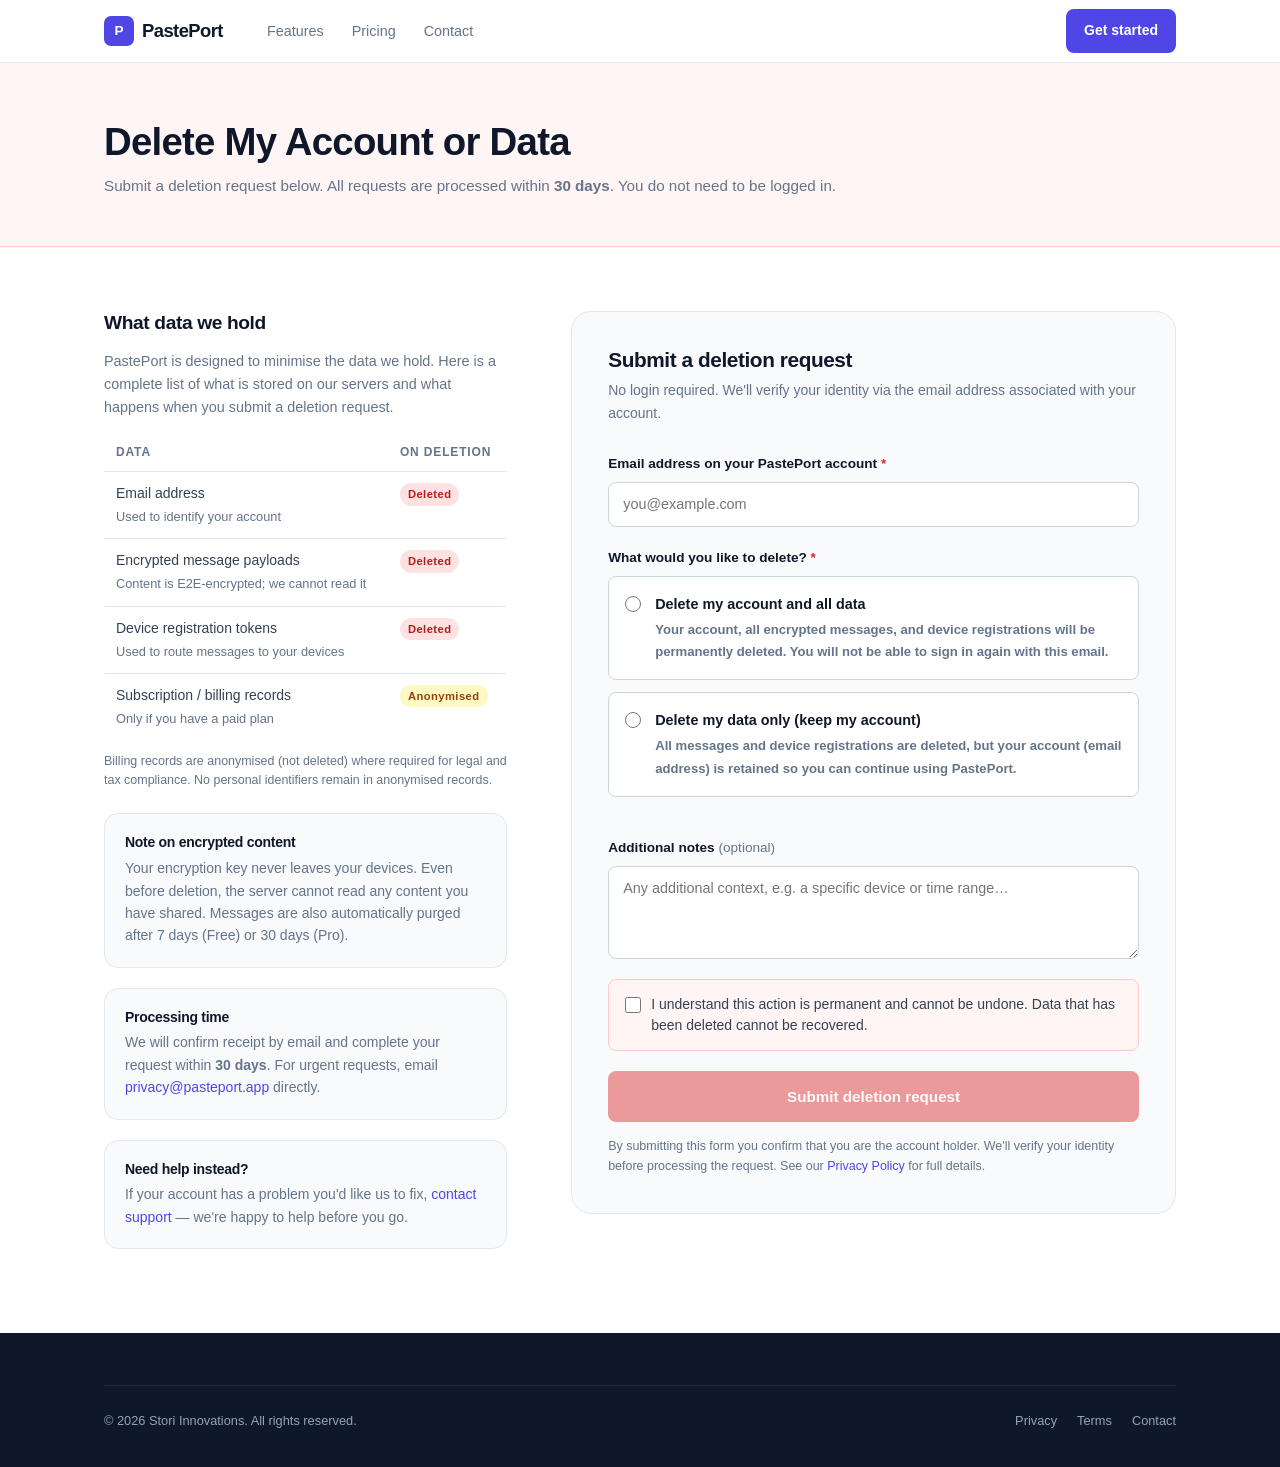
<file: forgetme.html>
<!DOCTYPE html>
<html lang="en">
<head>
  <meta charset="UTF-8">
  <meta name="viewport" content="width=device-width, initial-scale=1.0">
  <title>Delete My Account or Data — PastePort</title>
  <meta name="description" content="Submit a request to delete your PastePort account and/or personal data. We process all requests within 30 days.">
  <link rel="stylesheet" href="style.css">
  <link rel="icon" href="data:image/svg+xml,<svg xmlns='http://www.w3.org/2000/svg' viewBox='0 0 32 32'><rect width='32' height='32' rx='7' fill='%234f46e5'/><text x='16' y='22' text-anchor='middle' fill='white' font-size='16' font-weight='bold' font-family='system-ui'>P</text></svg>">
  <style>
    .delete-hero {
      background: #fff5f5;
      border-bottom: 1px solid #fecaca;
      padding-block: 56px 48px;
    }
    .delete-hero h1 { font-size: clamp(1.8rem, 4vw, 2.4rem); margin-bottom: 8px; }
    .delete-hero p { color: var(--ink-muted); font-size: .95rem; }

    .request-type-group {
      display: flex;
      flex-direction: column;
      gap: 12px;
      margin-bottom: 20px;
    }

    .radio-card {
      display: flex;
      align-items: flex-start;
      gap: 14px;
      border: 1.5px solid var(--border-dark);
      border-radius: var(--radius);
      padding: 16px;
      cursor: pointer;
      transition: border-color .15s, background .15s;
      background: var(--white);
    }
    .radio-card:has(input:checked) {
      border-color: var(--accent);
      background: var(--accent-bg);
    }
    .radio-card input[type="radio"] {
      margin-top: 3px;
      flex-shrink: 0;
      accent-color: var(--accent);
      width: 16px;
      height: 16px;
    }
    .radio-card-body strong {
      display: block;
      font-size: .9rem;
      color: var(--ink);
      margin-bottom: 2px;
    }
    .radio-card-body span {
      font-size: .82rem;
      color: var(--ink-muted);
      line-height: 1.5;
    }

    .confirm-check {
      display: flex;
      align-items: flex-start;
      gap: 10px;
      padding: 14px 16px;
      background: #fff5f5;
      border: 1.5px solid #fecaca;
      border-radius: var(--radius);
      margin-bottom: 20px;
      cursor: pointer;
    }
    .confirm-check input[type="checkbox"] {
      margin-top: 3px;
      flex-shrink: 0;
      accent-color: #dc2626;
      width: 16px;
      height: 16px;
    }
    .confirm-check span {
      font-size: .875rem;
      color: var(--ink-body);
      line-height: 1.5;
    }

    .form-success {
      display: none;
      background: var(--green-bg);
      border: 1.5px solid var(--green);
      border-radius: var(--radius-lg);
      padding: 28px;
      text-align: center;
      color: var(--ink);
    }
    .form-success h3 { color: var(--green); margin-bottom: 8px; font-size: 1.1rem; }
    .form-success p { color: var(--ink-muted); font-size: .9rem; margin-bottom: 0; }

    .data-table {
      width: 100%;
      border-collapse: collapse;
      font-size: .875rem;
      margin-block: 12px;
    }
    .data-table th {
      text-align: left;
      font-weight: 700;
      font-size: .75rem;
      text-transform: uppercase;
      letter-spacing: .07em;
      color: var(--ink-muted);
      padding: 8px 12px;
      border-bottom: 1.5px solid var(--border);
    }
    .data-table td {
      padding: 10px 12px;
      border-bottom: 1px solid var(--border);
      color: var(--ink-body);
      vertical-align: top;
    }
    .data-table tr:last-child td { border-bottom: none; }
    .tag {
      display: inline-flex;
      align-items: center;
      font-size: .7rem;
      font-weight: 600;
      letter-spacing: .04em;
      padding: 2px 8px;
      border-radius: 99px;
    }
    .tag-del { background: #fee2e2; color: #b91c1c; }
    .tag-anon { background: #fef9c3; color: #92400e; }

    .info-card {
      background: var(--surface);
      border: 1px solid var(--border);
      border-radius: var(--radius-lg);
      padding: 20px;
      margin-bottom: 20px;
    }
    .info-card h4 {
      font-size: .875rem;
      font-weight: 700;
      color: var(--ink);
      margin-bottom: 6px;
    }
    .info-card p {
      font-size: .875rem;
      color: var(--ink-muted);
      line-height: 1.6;
      margin: 0;
    }

    .btn-danger {
      background: #dc2626;
      color: var(--white);
      border-color: #dc2626;
    }
    .btn-danger:hover {
      background: #b91c1c;
      border-color: #b91c1c;
      box-shadow: 0 4px 14px rgba(220,38,38,.3);
    }
    .btn-danger:disabled {
      opacity: .45;
      cursor: not-allowed;
      transform: none;
      box-shadow: none;
    }

    @media (max-width: 768px) {
      .delete-grid { grid-template-columns: 1fr !important; gap: 40px !important; padding-block: 48px !important; }
    }
  </style>
</head>
<body>

<header class="site-header">
  <div class="container">
    <nav class="nav" role="navigation" aria-label="Main navigation">
      <a href="/" class="nav-logo">
        <span class="logo-mark">P</span>
        PastePort
      </a>

      <button class="nav-toggle" id="nav-toggle" aria-expanded="false" aria-controls="nav-links" aria-label="Toggle navigation">
        <span class="hamburger"></span>
      </button>

      <ul class="nav-links" id="nav-links" role="list">
        <li><a href="/#features">Features</a></li>
        <li><a href="/#pricing">Pricing</a></li>
        <li><a href="contact.html">Contact</a></li>
      </ul>

      <div class="nav-cta" id="nav-cta">
        <a href="/#pricing" class="btn btn-primary btn-sm">Get started</a>
      </div>
    </nav>
  </div>
</header>

<div class="delete-hero">
  <div class="container">
    <h1>Delete My Account or Data</h1>
    <p>Submit a deletion request below. All requests are processed within <strong>30 days</strong>. You do not need to be logged in.</p>
  </div>
</div>

<main>
  <div class="container">
    <div class="delete-grid" style="display:grid;grid-template-columns:1fr 1.5fr;gap:64px;align-items:start;padding-block:64px">

      <!-- Info column -->
      <div>
        <h2 style="font-size:1.2rem;margin-bottom:16px">What data we hold</h2>
        <p style="font-size:.9rem;color:var(--ink-muted);margin-bottom:16px;line-height:1.6">
          PastePort is designed to minimise the data we hold. Here is a complete list of what is stored on our servers and what happens when you submit a deletion request.
        </p>

        <table class="data-table" aria-label="Data we store and deletion outcome">
          <thead>
            <tr>
              <th>Data</th>
              <th>On deletion</th>
            </tr>
          </thead>
          <tbody>
            <tr>
              <td>Email address<br><span style="font-size:.8rem;color:var(--ink-muted)">Used to identify your account</span></td>
              <td><span class="tag tag-del">Deleted</span></td>
            </tr>
            <tr>
              <td>Encrypted message payloads<br><span style="font-size:.8rem;color:var(--ink-muted)">Content is E2E-encrypted; we cannot read it</span></td>
              <td><span class="tag tag-del">Deleted</span></td>
            </tr>
            <tr>
              <td>Device registration tokens<br><span style="font-size:.8rem;color:var(--ink-muted)">Used to route messages to your devices</span></td>
              <td><span class="tag tag-del">Deleted</span></td>
            </tr>
            <tr>
              <td>Subscription / billing records<br><span style="font-size:.8rem;color:var(--ink-muted)">Only if you have a paid plan</span></td>
              <td><span class="tag tag-anon">Anonymised</span></td>
            </tr>
          </tbody>
        </table>

        <p style="font-size:.78rem;color:var(--ink-muted);margin-top:8px;line-height:1.5">
          Billing records are anonymised (not deleted) where required for legal and tax compliance. No personal identifiers remain in anonymised records.
        </p>

        <div class="info-card" style="margin-top:24px">
          <h4>Note on encrypted content</h4>
          <p>Your encryption key never leaves your devices. Even before deletion, the server cannot read any content you have shared. Messages are also automatically purged after 7 days (Free) or 30 days (Pro).</p>
        </div>

        <div class="info-card">
          <h4>Processing time</h4>
          <p>We will confirm receipt by email and complete your request within <strong>30 days</strong>. For urgent requests, email <a href="mailto:privacy@pasteport.app">privacy@pasteport.app</a> directly.</p>
        </div>

        <div class="info-card">
          <h4>Need help instead?</h4>
          <p>If your account has a problem you'd like us to fix, <a href="contact.html">contact support</a> — we're happy to help before you go.</p>
        </div>
      </div>

      <!-- Form column -->
      <div class="contact-form-wrap">
        <h2 style="font-size:1.3rem;margin-bottom:6px">Submit a deletion request</h2>
        <p style="font-size:.875rem;color:var(--ink-muted);margin-bottom:28px">
          No login required. We'll verify your identity via the email address associated with your account.
        </p>

        <div class="form-success" id="form-success" role="alert">
          <h3>Request received</h3>
          <p>We'll send a confirmation to your email address and complete your request within 30 days.<br>
          If you don't hear from us within 2 business days, email <a href="mailto:privacy@pasteport.app">privacy@pasteport.app</a>.</p>
        </div>

        <form id="delete-form" novalidate>

          <div class="form-group">
            <label for="email">Email address on your PastePort account <span style="color:#dc2626">*</span></label>
            <input type="email" id="email" name="email" placeholder="you@example.com" autocomplete="email" required>
          </div>

          <div class="form-group">
            <label>What would you like to delete? <span style="color:#dc2626">*</span></label>
            <div class="request-type-group" role="radiogroup" aria-label="Deletion request type">
              <label class="radio-card">
                <input type="radio" name="request_type" value="account_and_data" required>
                <div class="radio-card-body">
                  <strong>Delete my account and all data</strong>
                  <span>Your account, all encrypted messages, and device registrations will be permanently deleted. You will not be able to sign in again with this email.</span>
                </div>
              </label>
              <label class="radio-card">
                <input type="radio" name="request_type" value="data_only">
                <div class="radio-card-body">
                  <strong>Delete my data only (keep my account)</strong>
                  <span>All messages and device registrations are deleted, but your account (email address) is retained so you can continue using PastePort.</span>
                </div>
              </label>
            </div>
          </div>

          <div class="form-group">
            <label for="notes">Additional notes <span style="color:var(--ink-muted);font-weight:400">(optional)</span></label>
            <textarea id="notes" name="notes" rows="3" placeholder="Any additional context, e.g. a specific device or time range…"></textarea>
          </div>

          <label class="confirm-check" id="confirm-label">
            <input type="checkbox" id="confirm" name="confirm" required>
            <span>I understand this action is permanent and cannot be undone. Data that has been deleted cannot be recovered.</span>
          </label>

          <button type="submit" class="btn btn-danger" id="submit-btn" style="width:100%;justify-content:center" disabled>
            Submit deletion request
          </button>

          <p class="form-note" style="margin-top:14px">
            By submitting this form you confirm that you are the account holder. We'll verify your identity before processing the request. See our <a href="privacy.html">Privacy Policy</a> for full details.
          </p>
        </form>
      </div>

    </div>
  </div>
</main>

<footer class="site-footer">
  <div class="container">
    <div class="footer-bottom">
      <span>&copy; 2026 Stori Innovations. All rights reserved.</span>
      <div style="display:flex;gap:20px">
        <a href="privacy.html">Privacy</a>
        <a href="terms.html">Terms</a>
        <a href="contact.html">Contact</a>
      </div>
    </div>
  </div>
</footer>

<script>
  // Nav toggle
  const toggle = document.getElementById('nav-toggle');
  const links = document.getElementById('nav-links');
  const cta = document.getElementById('nav-cta');
  toggle.addEventListener('click', () => {
    const open = toggle.getAttribute('aria-expanded') === 'true';
    toggle.setAttribute('aria-expanded', String(!open));
    links.classList.toggle('open', !open);
    cta.classList.toggle('open', !open);
  });

  // Enable submit only when checkbox is ticked
  const confirmBox = document.getElementById('confirm');
  const submitBtn = document.getElementById('submit-btn');
  confirmBox.addEventListener('change', () => {
    submitBtn.disabled = !confirmBox.checked;
  });

  // Form submission — mailto fallback
  const form = document.getElementById('delete-form');
  const success = document.getElementById('form-success');

  form.addEventListener('submit', (e) => {
    e.preventDefault();
    if (!form.checkValidity()) {
      form.reportValidity();
      return;
    }

    const email = form.email.value.trim();
    const requestType = form.request_type.value;
    const notes = form.notes.value.trim();

    const typeLabel = requestType === 'account_and_data'
      ? 'Delete account and all data'
      : 'Delete data only (keep account)';

    const body = [
      'PASTEPORT DELETION REQUEST',
      '===========================',
      '',
      'Account email: ' + email,
      'Request type: ' + typeLabel,
      '',
      notes ? 'Additional notes:\n' + notes : '',
    ].filter(Boolean).join('\n');

    const mailto = 'mailto:privacy@pasteport.app'
      + '?subject=' + encodeURIComponent('[PastePort] Account/Data Deletion Request')
      + '&body=' + encodeURIComponent(body);

    window.location.href = mailto;

    setTimeout(() => {
      form.style.display = 'none';
      success.style.display = 'block';
    }, 300);
  });
</script>

</body>
</html>
</file>
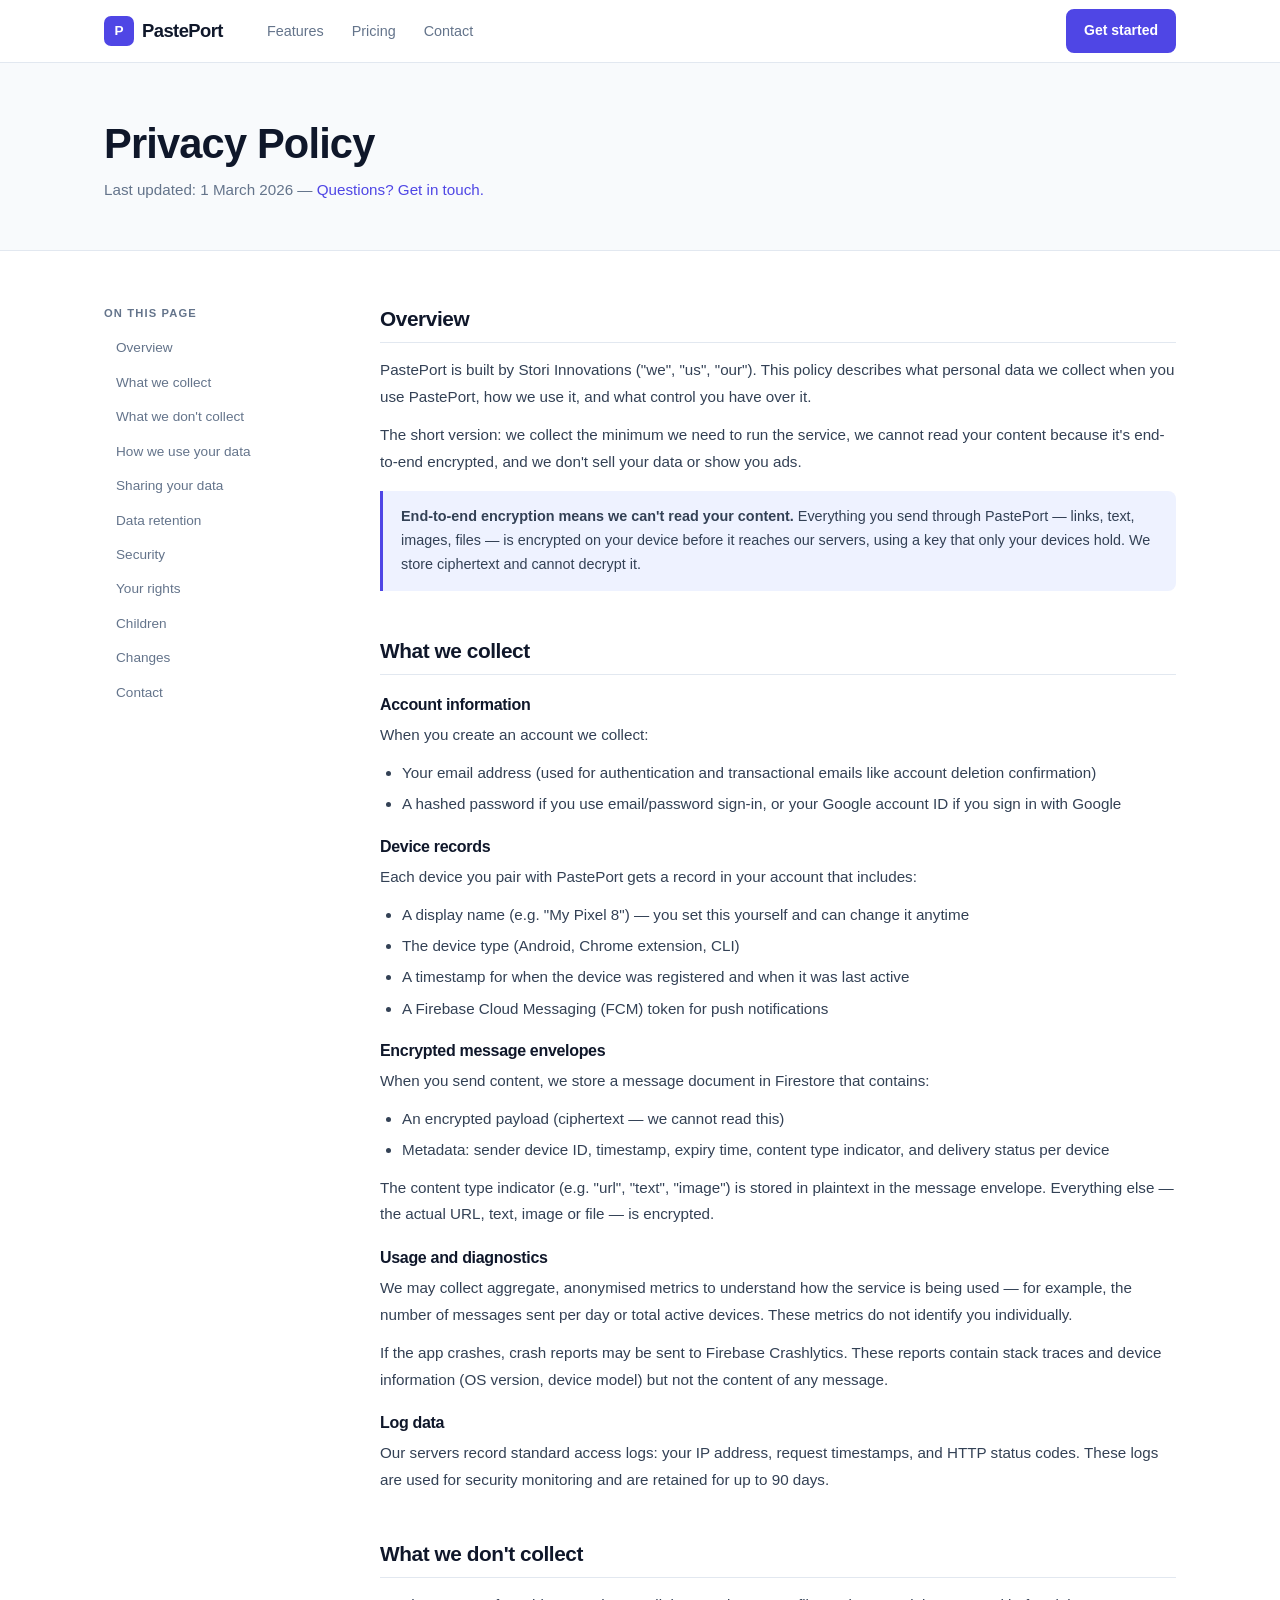
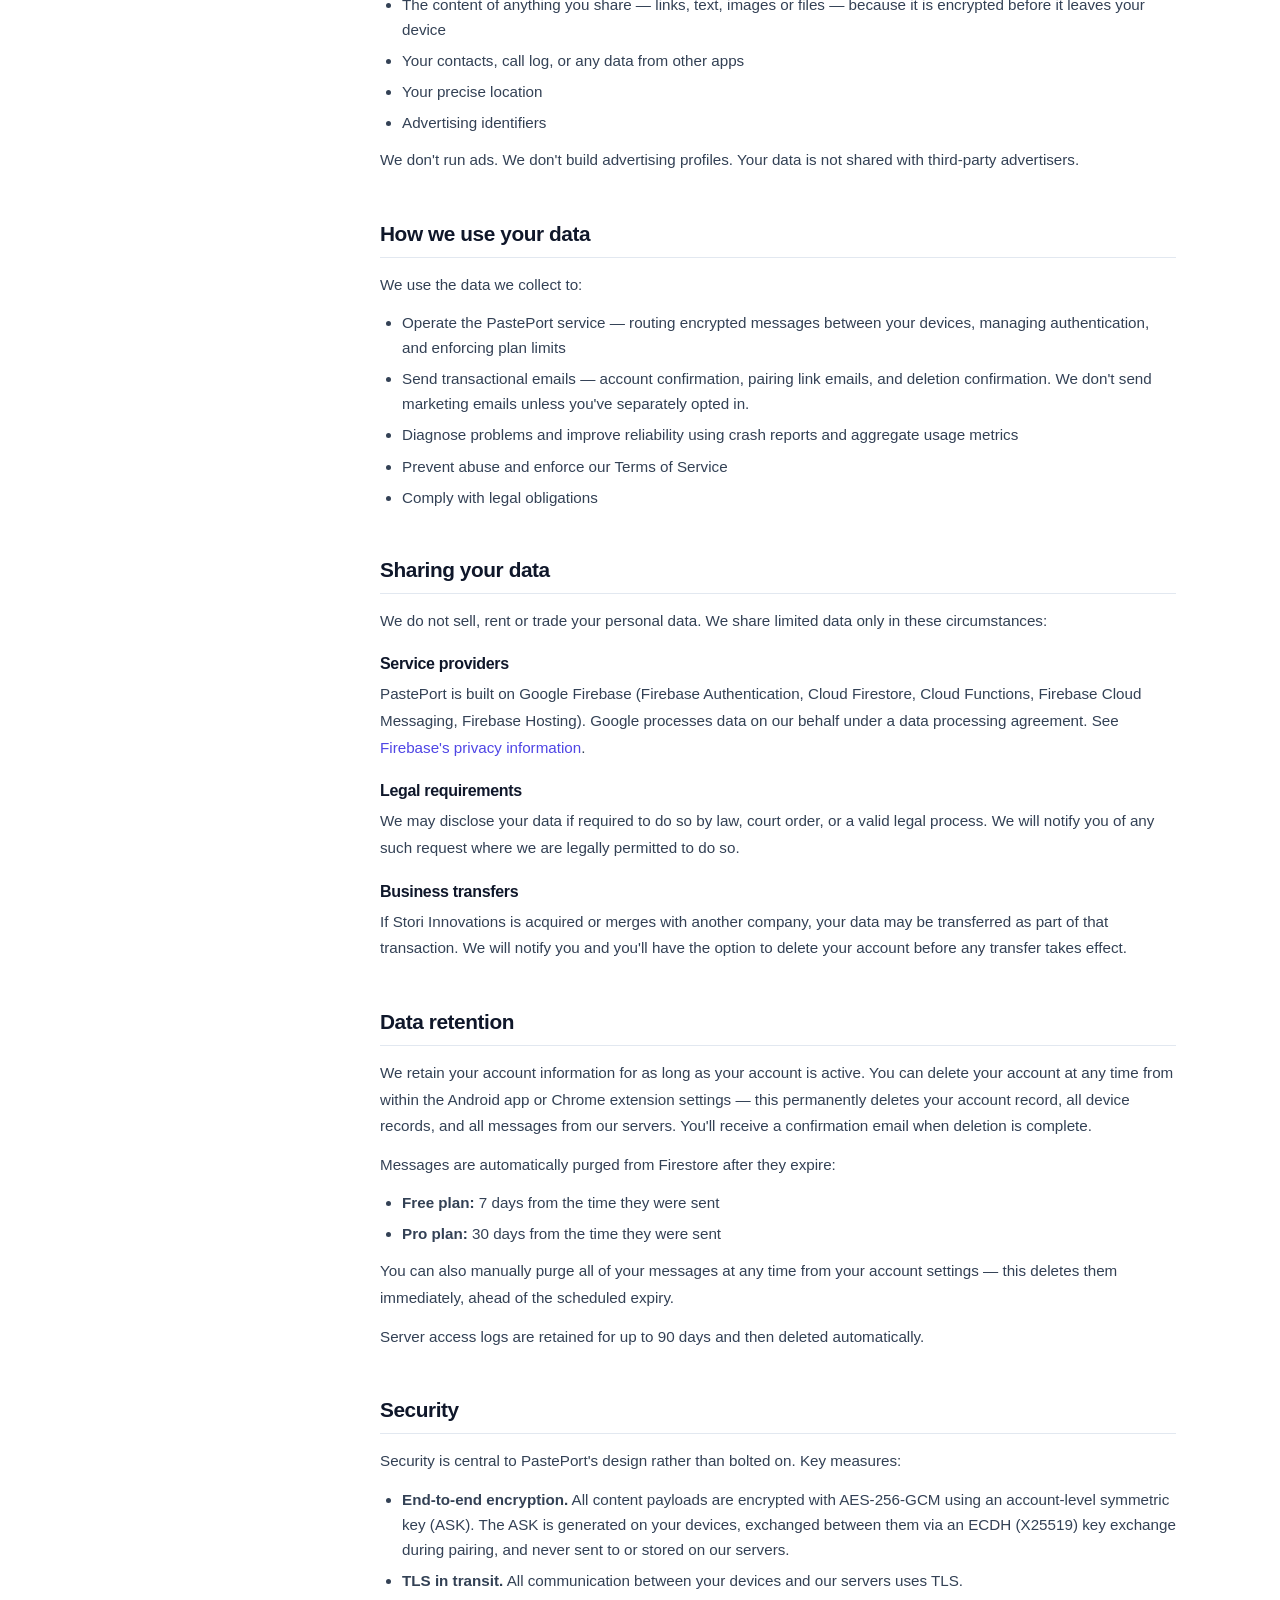
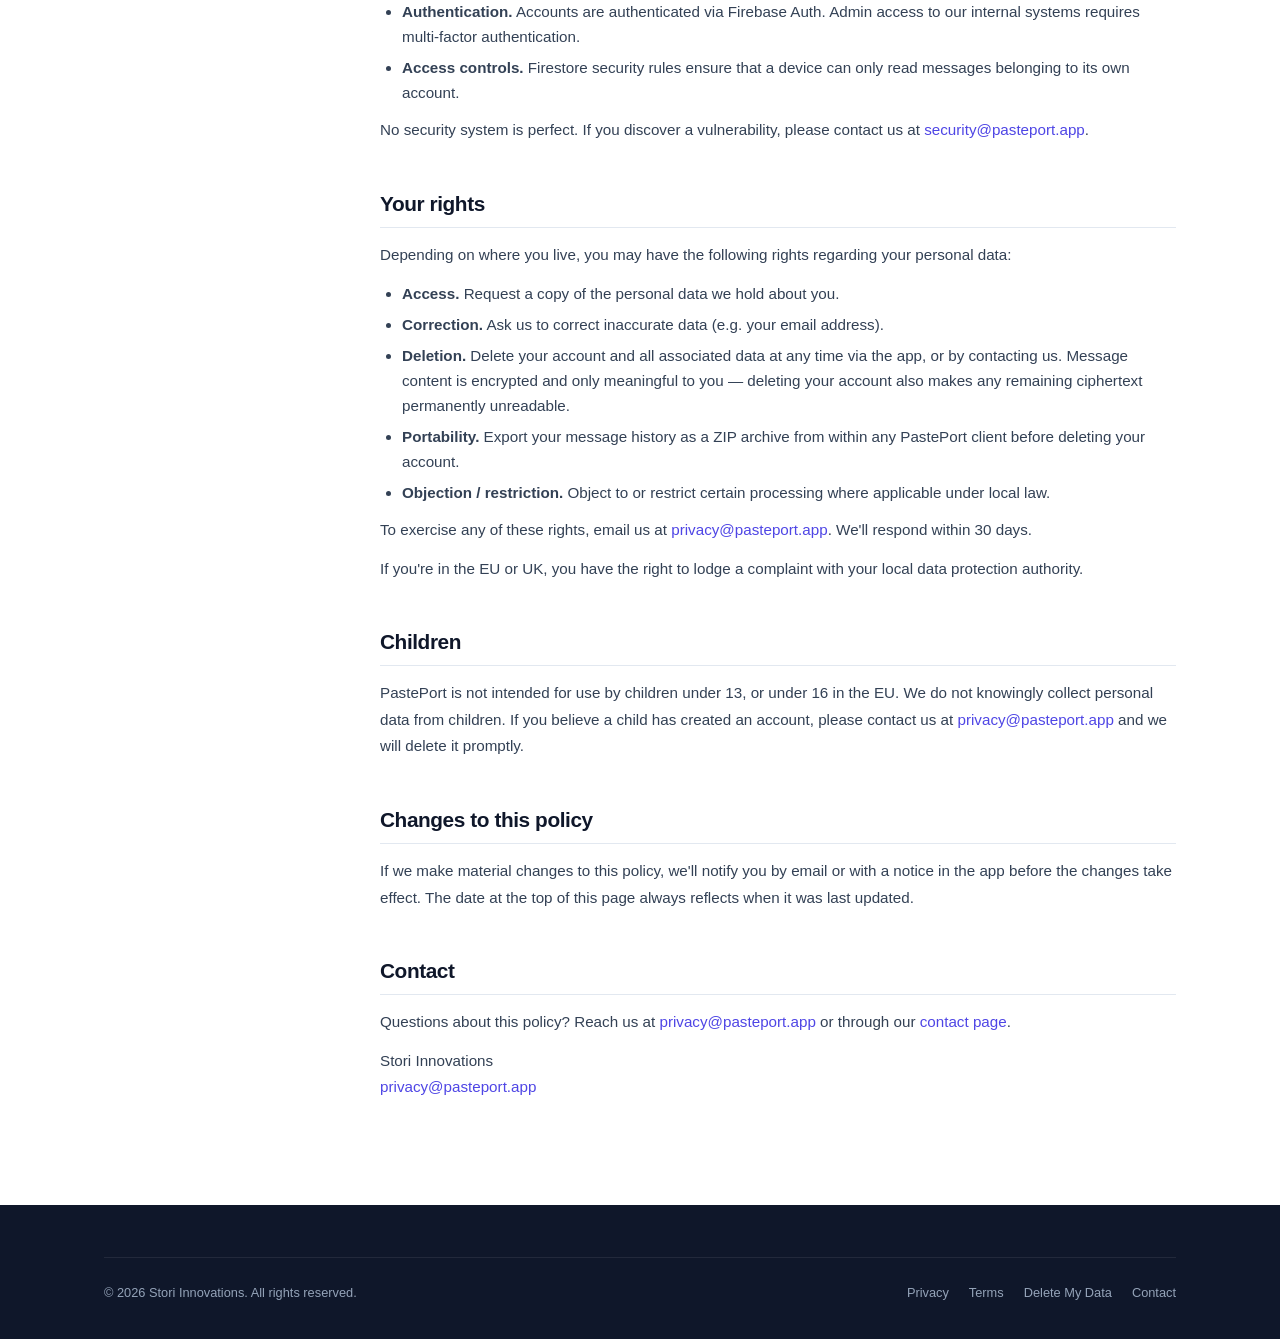
<file: privacy.html>
<!DOCTYPE html>
<html lang="en">
<head>
  <meta charset="UTF-8">
  <meta name="viewport" content="width=device-width, initial-scale=1.0">
  <title>Privacy Policy — PastePort</title>
  <meta name="description" content="PastePort privacy policy. We designed PastePort so we can't read your content — here's what we actually collect and why.">
  <link rel="stylesheet" href="style.css">
  <link rel="icon" href="data:image/svg+xml,<svg xmlns='http://www.w3.org/2000/svg' viewBox='0 0 32 32'><rect width='32' height='32' rx='7' fill='%234f46e5'/><text x='16' y='22' text-anchor='middle' fill='white' font-size='16' font-weight='bold' font-family='system-ui'>P</text></svg>">
</head>
<body>

<header class="site-header">
  <div class="container">
    <nav class="nav" role="navigation" aria-label="Main navigation">
      <a href="/" class="nav-logo">
        <span class="logo-mark">P</span>
        PastePort
      </a>

      <button class="nav-toggle" id="nav-toggle" aria-expanded="false" aria-controls="nav-links" aria-label="Toggle navigation">
        <span class="hamburger"></span>
      </button>

      <ul class="nav-links" id="nav-links" role="list">
        <li><a href="/#features">Features</a></li>
        <li><a href="/#pricing">Pricing</a></li>
        <li><a href="contact.html">Contact</a></li>
      </ul>

      <div class="nav-cta" id="nav-cta">
        <a href="/#pricing" class="btn btn-primary btn-sm">Get started</a>
      </div>
    </nav>
  </div>
</header>

<div class="prose-hero">
  <div class="container">
    <h1>Privacy Policy</h1>
    <p>Last updated: 1 March 2026 &mdash; <a href="contact.html">Questions? Get in touch.</a></p>
  </div>
</div>

<div class="prose-body">
  <div class="container">
    <div class="prose-layout">

      <nav class="prose-nav" aria-label="Page sections">
        <h4>On this page</h4>
        <ul>
          <li><a href="#overview">Overview</a></li>
          <li><a href="#what-we-collect">What we collect</a></li>
          <li><a href="#what-we-dont">What we don't collect</a></li>
          <li><a href="#how-we-use">How we use your data</a></li>
          <li><a href="#sharing">Sharing your data</a></li>
          <li><a href="#retention">Data retention</a></li>
          <li><a href="#security">Security</a></li>
          <li><a href="#your-rights">Your rights</a></li>
          <li><a href="#children">Children</a></li>
          <li><a href="#changes">Changes</a></li>
          <li><a href="#contact">Contact</a></li>
        </ul>
      </nav>

      <div class="prose-content">

        <div class="prose-section" id="overview">
          <h2>Overview</h2>
          <p>PastePort is built by Stori Innovations ("we", "us", "our"). This policy describes what personal data we collect when you use PastePort, how we use it, and what control you have over it.</p>
          <p>The short version: we collect the minimum we need to run the service, we cannot read your content because it's end-to-end encrypted, and we don't sell your data or show you ads.</p>
          <div class="notice-box">
            <strong>End-to-end encryption means we can't read your content.</strong> Everything you send through PastePort — links, text, images, files — is encrypted on your device before it reaches our servers, using a key that only your devices hold. We store ciphertext and cannot decrypt it.
          </div>
        </div>

        <div class="prose-section" id="what-we-collect">
          <h2>What we collect</h2>

          <h3>Account information</h3>
          <p>When you create an account we collect:</p>
          <ul>
            <li>Your email address (used for authentication and transactional emails like account deletion confirmation)</li>
            <li>A hashed password if you use email/password sign-in, or your Google account ID if you sign in with Google</li>
          </ul>

          <h3>Device records</h3>
          <p>Each device you pair with PastePort gets a record in your account that includes:</p>
          <ul>
            <li>A display name (e.g. "My Pixel 8") — you set this yourself and can change it anytime</li>
            <li>The device type (Android, Chrome extension, CLI)</li>
            <li>A timestamp for when the device was registered and when it was last active</li>
            <li>A Firebase Cloud Messaging (FCM) token for push notifications</li>
          </ul>

          <h3>Encrypted message envelopes</h3>
          <p>When you send content, we store a message document in Firestore that contains:</p>
          <ul>
            <li>An encrypted payload (ciphertext — we cannot read this)</li>
            <li>Metadata: sender device ID, timestamp, expiry time, content type indicator, and delivery status per device</li>
          </ul>
          <p>The content type indicator (e.g. "url", "text", "image") is stored in plaintext in the message envelope. Everything else — the actual URL, text, image or file — is encrypted.</p>

          <h3>Usage and diagnostics</h3>
          <p>We may collect aggregate, anonymised metrics to understand how the service is being used — for example, the number of messages sent per day or total active devices. These metrics do not identify you individually.</p>
          <p>If the app crashes, crash reports may be sent to Firebase Crashlytics. These reports contain stack traces and device information (OS version, device model) but not the content of any message.</p>

          <h3>Log data</h3>
          <p>Our servers record standard access logs: your IP address, request timestamps, and HTTP status codes. These logs are used for security monitoring and are retained for up to 90 days.</p>
        </div>

        <div class="prose-section" id="what-we-dont">
          <h2>What we don't collect</h2>
          <ul>
            <li>The content of anything you share — links, text, images or files — because it is encrypted before it leaves your device</li>
            <li>Your contacts, call log, or any data from other apps</li>
            <li>Your precise location</li>
            <li>Advertising identifiers</li>
          </ul>
          <p>We don't run ads. We don't build advertising profiles. Your data is not shared with third-party advertisers.</p>
        </div>

        <div class="prose-section" id="how-we-use">
          <h2>How we use your data</h2>
          <p>We use the data we collect to:</p>
          <ul>
            <li>Operate the PastePort service — routing encrypted messages between your devices, managing authentication, and enforcing plan limits</li>
            <li>Send transactional emails — account confirmation, pairing link emails, and deletion confirmation. We don't send marketing emails unless you've separately opted in.</li>
            <li>Diagnose problems and improve reliability using crash reports and aggregate usage metrics</li>
            <li>Prevent abuse and enforce our Terms of Service</li>
            <li>Comply with legal obligations</li>
          </ul>
        </div>

        <div class="prose-section" id="sharing">
          <h2>Sharing your data</h2>
          <p>We do not sell, rent or trade your personal data. We share limited data only in these circumstances:</p>

          <h3>Service providers</h3>
          <p>PastePort is built on Google Firebase (Firebase Authentication, Cloud Firestore, Cloud Functions, Firebase Cloud Messaging, Firebase Hosting). Google processes data on our behalf under a data processing agreement. See <a href="https://firebase.google.com/support/privacy" target="_blank" rel="noopener">Firebase's privacy information</a>.</p>

          <h3>Legal requirements</h3>
          <p>We may disclose your data if required to do so by law, court order, or a valid legal process. We will notify you of any such request where we are legally permitted to do so.</p>

          <h3>Business transfers</h3>
          <p>If Stori Innovations is acquired or merges with another company, your data may be transferred as part of that transaction. We will notify you and you'll have the option to delete your account before any transfer takes effect.</p>
        </div>

        <div class="prose-section" id="retention">
          <h2>Data retention</h2>
          <p>We retain your account information for as long as your account is active. You can delete your account at any time from within the Android app or Chrome extension settings — this permanently deletes your account record, all device records, and all messages from our servers. You'll receive a confirmation email when deletion is complete.</p>
          <p>Messages are automatically purged from Firestore after they expire:</p>
          <ul>
            <li><strong>Free plan:</strong> 7 days from the time they were sent</li>
            <li><strong>Pro plan:</strong> 30 days from the time they were sent</li>
          </ul>
          <p>You can also manually purge all of your messages at any time from your account settings — this deletes them immediately, ahead of the scheduled expiry.</p>
          <p>Server access logs are retained for up to 90 days and then deleted automatically.</p>
        </div>

        <div class="prose-section" id="security">
          <h2>Security</h2>
          <p>Security is central to PastePort's design rather than bolted on. Key measures:</p>
          <ul>
            <li><strong>End-to-end encryption.</strong> All content payloads are encrypted with AES-256-GCM using an account-level symmetric key (ASK). The ASK is generated on your devices, exchanged between them via an ECDH (X25519) key exchange during pairing, and never sent to or stored on our servers.</li>
            <li><strong>TLS in transit.</strong> All communication between your devices and our servers uses TLS.</li>
            <li><strong>Authentication.</strong> Accounts are authenticated via Firebase Auth. Admin access to our internal systems requires multi-factor authentication.</li>
            <li><strong>Access controls.</strong> Firestore security rules ensure that a device can only read messages belonging to its own account.</li>
          </ul>
          <p>No security system is perfect. If you discover a vulnerability, please contact us at <a href="mailto:security@pasteport.app">security@pasteport.app</a>.</p>
        </div>

        <div class="prose-section" id="your-rights">
          <h2>Your rights</h2>
          <p>Depending on where you live, you may have the following rights regarding your personal data:</p>
          <ul>
            <li><strong>Access.</strong> Request a copy of the personal data we hold about you.</li>
            <li><strong>Correction.</strong> Ask us to correct inaccurate data (e.g. your email address).</li>
            <li><strong>Deletion.</strong> Delete your account and all associated data at any time via the app, or by contacting us. Message content is encrypted and only meaningful to you — deleting your account also makes any remaining ciphertext permanently unreadable.</li>
            <li><strong>Portability.</strong> Export your message history as a ZIP archive from within any PastePort client before deleting your account.</li>
            <li><strong>Objection / restriction.</strong> Object to or restrict certain processing where applicable under local law.</li>
          </ul>
          <p>To exercise any of these rights, email us at <a href="mailto:privacy@pasteport.app">privacy@pasteport.app</a>. We'll respond within 30 days.</p>
          <p>If you're in the EU or UK, you have the right to lodge a complaint with your local data protection authority.</p>
        </div>

        <div class="prose-section" id="children">
          <h2>Children</h2>
          <p>PastePort is not intended for use by children under 13, or under 16 in the EU. We do not knowingly collect personal data from children. If you believe a child has created an account, please contact us at <a href="mailto:privacy@pasteport.app">privacy@pasteport.app</a> and we will delete it promptly.</p>
        </div>

        <div class="prose-section" id="changes">
          <h2>Changes to this policy</h2>
          <p>If we make material changes to this policy, we'll notify you by email or with a notice in the app before the changes take effect. The date at the top of this page always reflects when it was last updated.</p>
        </div>

        <div class="prose-section" id="contact">
          <h2>Contact</h2>
          <p>Questions about this policy? Reach us at <a href="mailto:privacy@pasteport.app">privacy@pasteport.app</a> or through our <a href="contact.html">contact page</a>.</p>
          <p>
            Stori Innovations<br>
            <a href="mailto:privacy@pasteport.app">privacy@pasteport.app</a>
          </p>
        </div>

      </div>
    </div>
  </div>
</div>

<footer class="site-footer">
  <div class="container">
    <div class="footer-bottom">
      <span>&copy; 2026 Stori Innovations. All rights reserved.</span>
      <div style="display:flex;gap:20px">
        <a href="privacy.html">Privacy</a>
        <a href="terms.html">Terms</a>
        <a href="forgetme.html">Delete My Data</a>
        <a href="contact.html">Contact</a>
      </div>
    </div>
  </div>
</footer>

<script>
  const toggle = document.getElementById('nav-toggle');
  const links = document.getElementById('nav-links');
  const cta = document.getElementById('nav-cta');
  toggle.addEventListener('click', () => {
    const open = toggle.getAttribute('aria-expanded') === 'true';
    toggle.setAttribute('aria-expanded', String(!open));
    links.classList.toggle('open', !open);
    cta.classList.toggle('open', !open);
  });
</script>

</body>
</html>
</file>
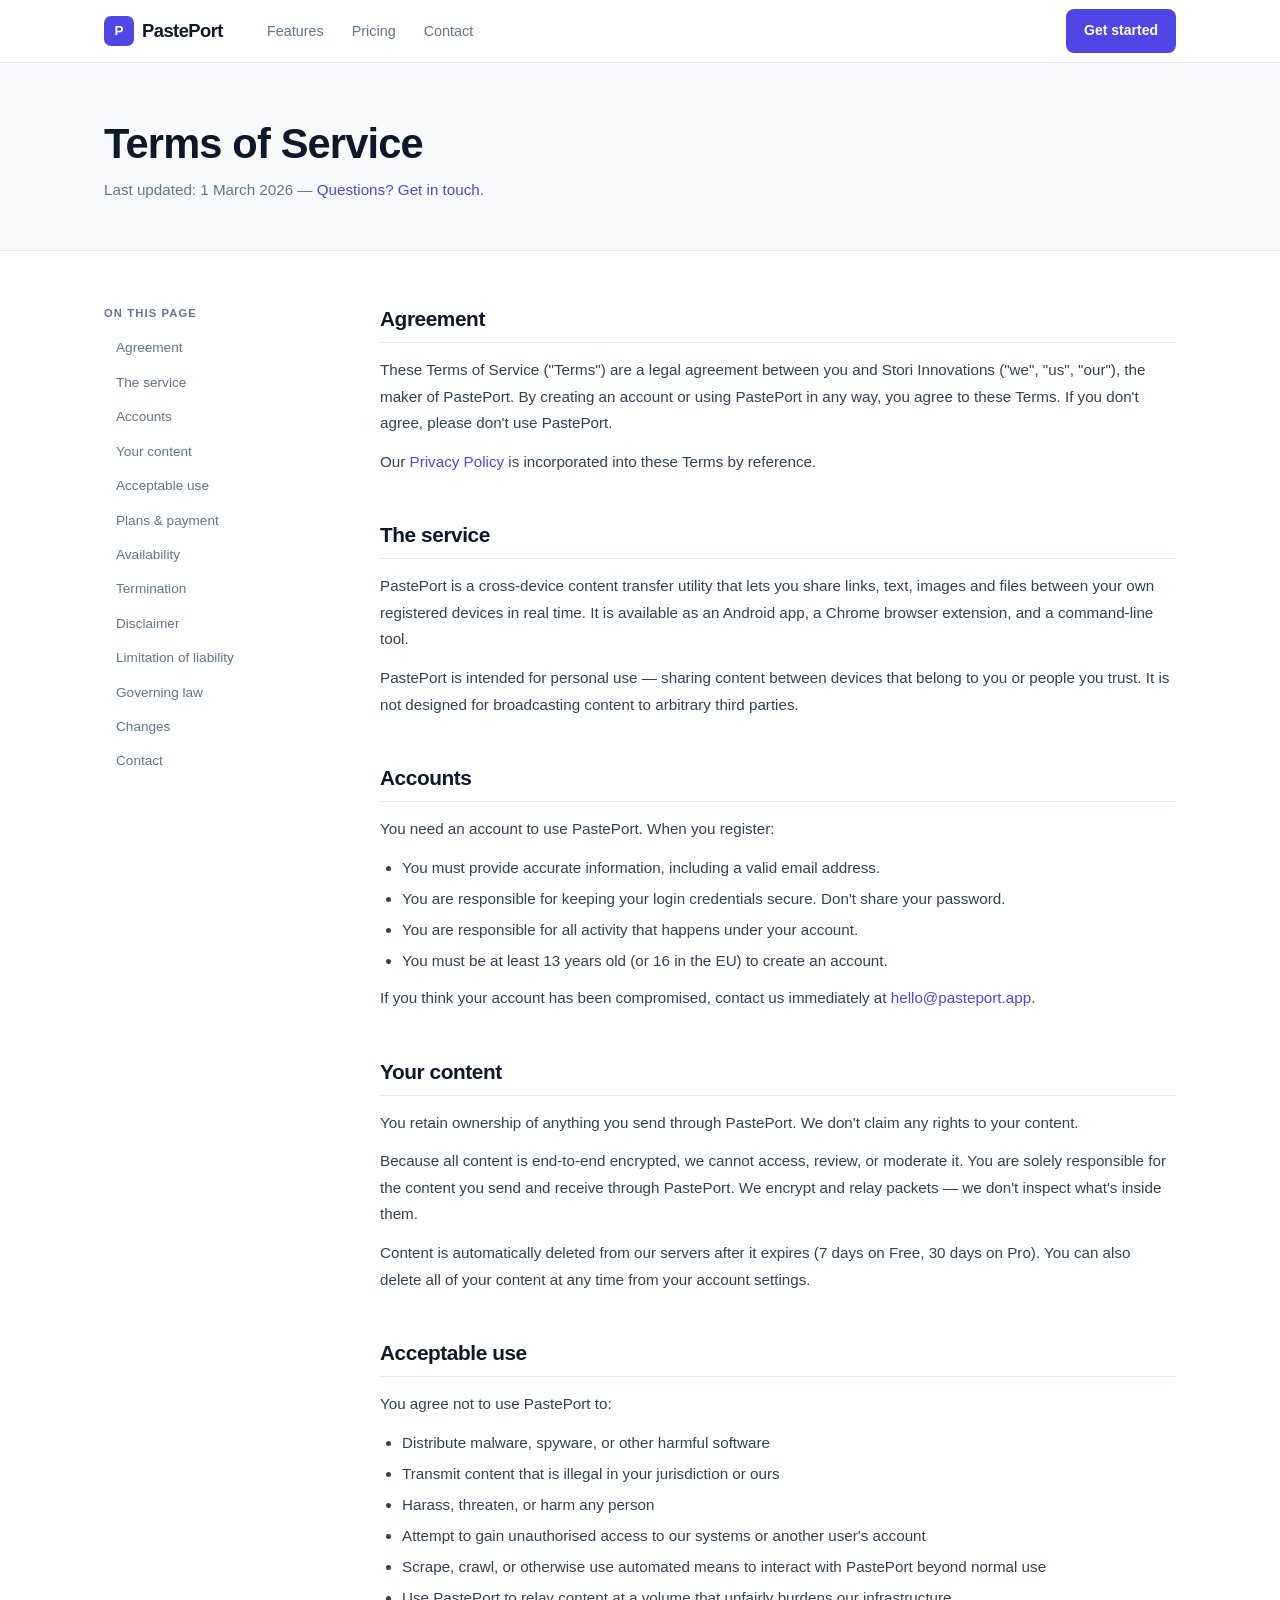
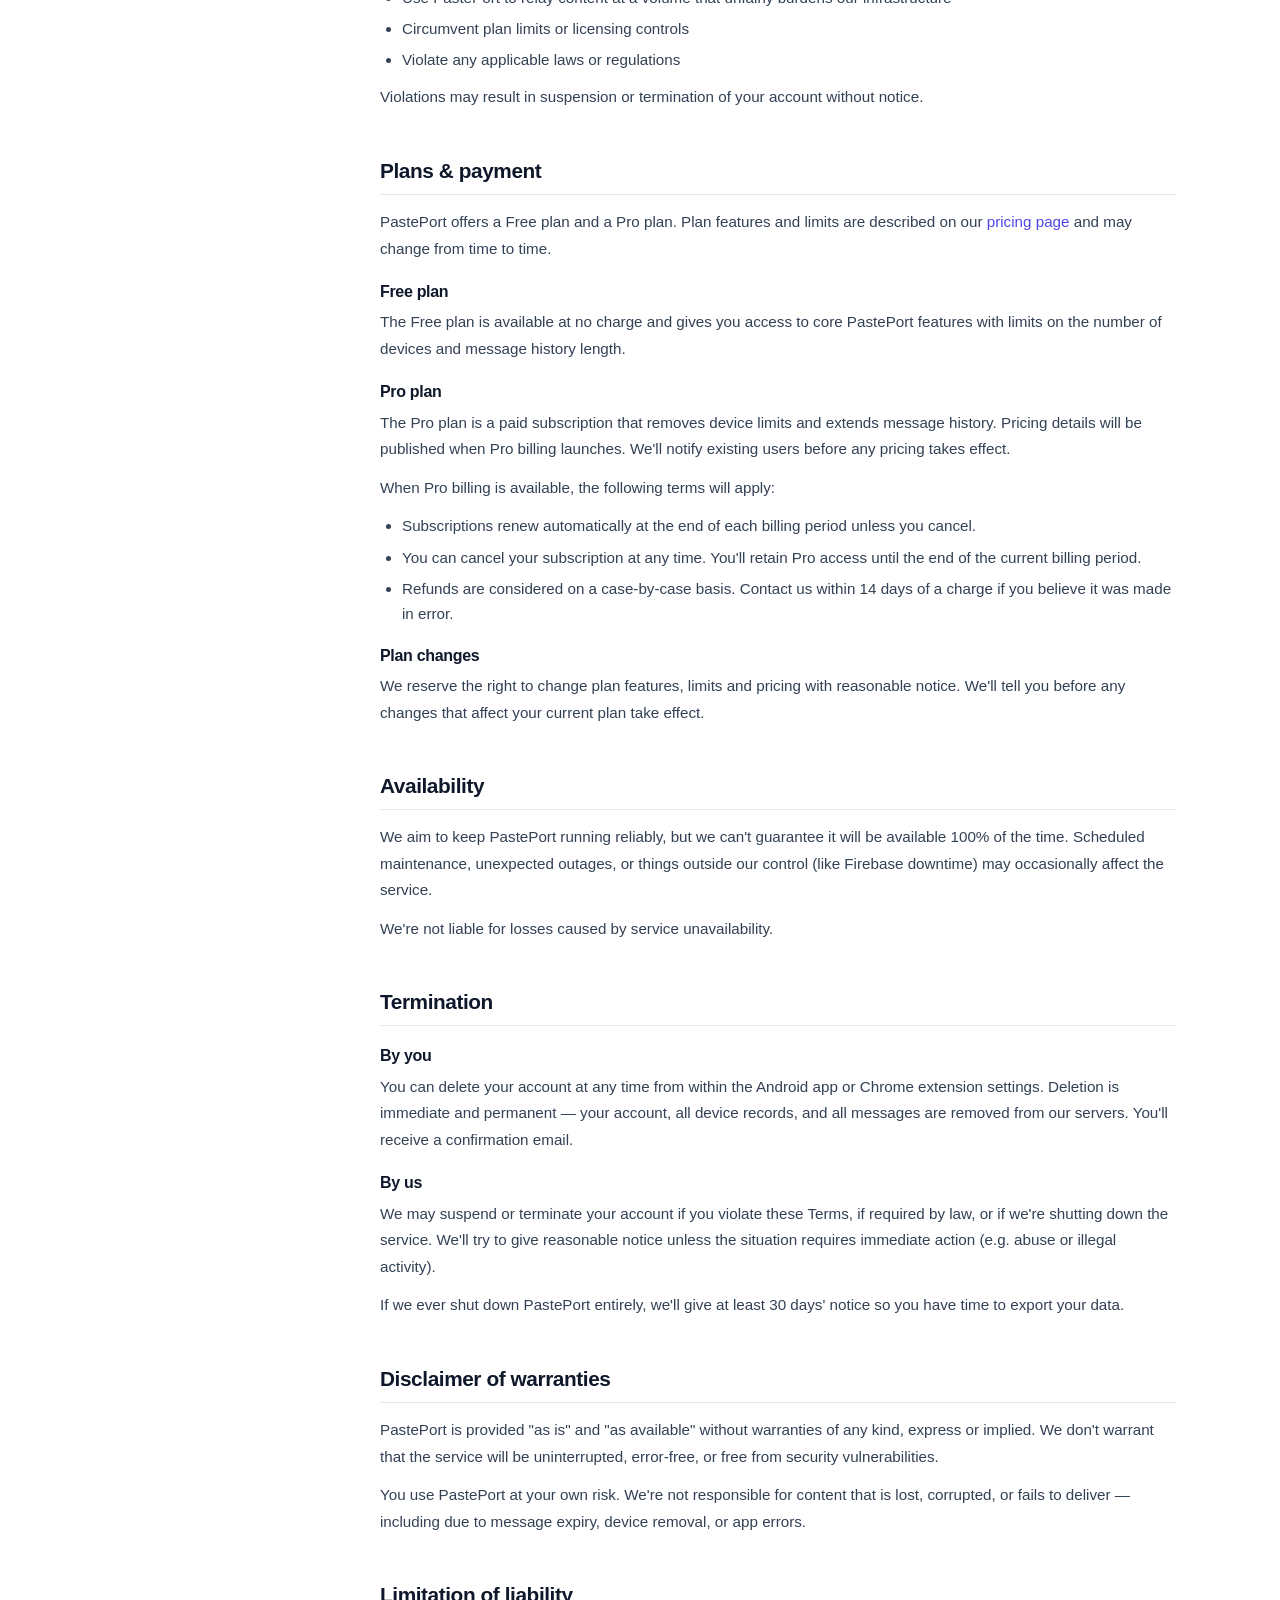
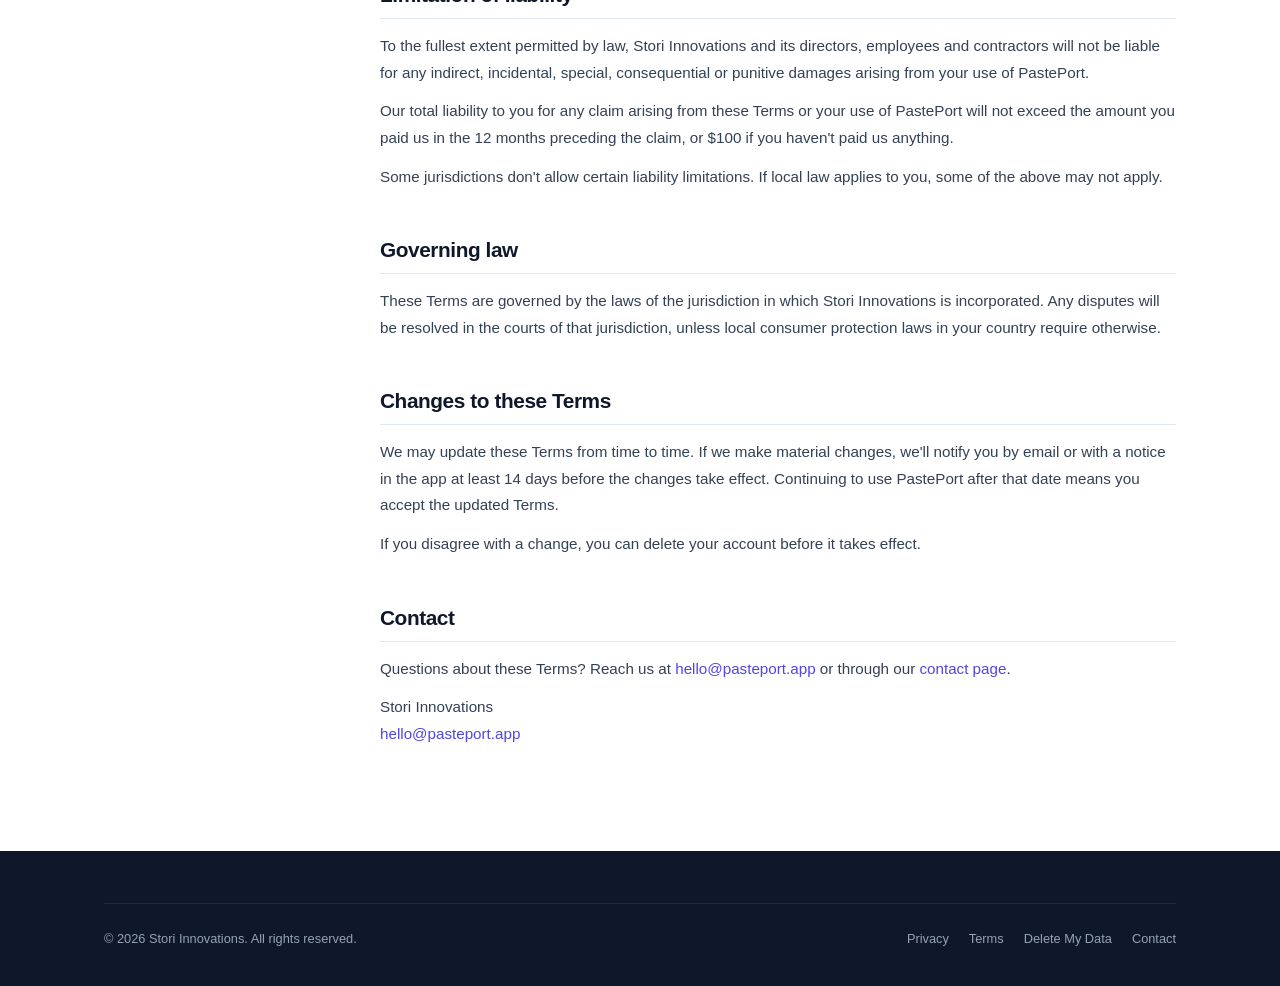
<file: terms.html>
<!DOCTYPE html>
<html lang="en">
<head>
  <meta charset="UTF-8">
  <meta name="viewport" content="width=device-width, initial-scale=1.0">
  <title>Terms of Service — PastePort</title>
  <meta name="description" content="PastePort terms of service. Plain language, no surprises.">
  <link rel="stylesheet" href="style.css">
  <link rel="icon" href="data:image/svg+xml,<svg xmlns='http://www.w3.org/2000/svg' viewBox='0 0 32 32'><rect width='32' height='32' rx='7' fill='%234f46e5'/><text x='16' y='22' text-anchor='middle' fill='white' font-size='16' font-weight='bold' font-family='system-ui'>P</text></svg>">
</head>
<body>

<header class="site-header">
  <div class="container">
    <nav class="nav" role="navigation" aria-label="Main navigation">
      <a href="/" class="nav-logo">
        <span class="logo-mark">P</span>
        PastePort
      </a>

      <button class="nav-toggle" id="nav-toggle" aria-expanded="false" aria-controls="nav-links" aria-label="Toggle navigation">
        <span class="hamburger"></span>
      </button>

      <ul class="nav-links" id="nav-links" role="list">
        <li><a href="/#features">Features</a></li>
        <li><a href="/#pricing">Pricing</a></li>
        <li><a href="contact.html">Contact</a></li>
      </ul>

      <div class="nav-cta" id="nav-cta">
        <a href="/#pricing" class="btn btn-primary btn-sm">Get started</a>
      </div>
    </nav>
  </div>
</header>

<div class="prose-hero">
  <div class="container">
    <h1>Terms of Service</h1>
    <p>Last updated: 1 March 2026 &mdash; <a href="contact.html">Questions? Get in touch.</a></p>
  </div>
</div>

<div class="prose-body">
  <div class="container">
    <div class="prose-layout">

      <nav class="prose-nav" aria-label="Page sections">
        <h4>On this page</h4>
        <ul>
          <li><a href="#agreement">Agreement</a></li>
          <li><a href="#the-service">The service</a></li>
          <li><a href="#accounts">Accounts</a></li>
          <li><a href="#your-content">Your content</a></li>
          <li><a href="#acceptable-use">Acceptable use</a></li>
          <li><a href="#plans">Plans &amp; payment</a></li>
          <li><a href="#availability">Availability</a></li>
          <li><a href="#termination">Termination</a></li>
          <li><a href="#disclaimer">Disclaimer</a></li>
          <li><a href="#liability">Limitation of liability</a></li>
          <li><a href="#governing-law">Governing law</a></li>
          <li><a href="#changes">Changes</a></li>
          <li><a href="#contact">Contact</a></li>
        </ul>
      </nav>

      <div class="prose-content">

        <div class="prose-section" id="agreement">
          <h2>Agreement</h2>
          <p>These Terms of Service ("Terms") are a legal agreement between you and Stori Innovations ("we", "us", "our"), the maker of PastePort. By creating an account or using PastePort in any way, you agree to these Terms. If you don't agree, please don't use PastePort.</p>
          <p>Our <a href="privacy.html">Privacy Policy</a> is incorporated into these Terms by reference.</p>
        </div>

        <div class="prose-section" id="the-service">
          <h2>The service</h2>
          <p>PastePort is a cross-device content transfer utility that lets you share links, text, images and files between your own registered devices in real time. It is available as an Android app, a Chrome browser extension, and a command-line tool.</p>
          <p>PastePort is intended for personal use — sharing content between devices that belong to you or people you trust. It is not designed for broadcasting content to arbitrary third parties.</p>
        </div>

        <div class="prose-section" id="accounts">
          <h2>Accounts</h2>
          <p>You need an account to use PastePort. When you register:</p>
          <ul>
            <li>You must provide accurate information, including a valid email address.</li>
            <li>You are responsible for keeping your login credentials secure. Don't share your password.</li>
            <li>You are responsible for all activity that happens under your account.</li>
            <li>You must be at least 13 years old (or 16 in the EU) to create an account.</li>
          </ul>
          <p>If you think your account has been compromised, contact us immediately at <a href="mailto:hello@pasteport.app">hello@pasteport.app</a>.</p>
        </div>

        <div class="prose-section" id="your-content">
          <h2>Your content</h2>
          <p>You retain ownership of anything you send through PastePort. We don't claim any rights to your content.</p>
          <p>Because all content is end-to-end encrypted, we cannot access, review, or moderate it. You are solely responsible for the content you send and receive through PastePort. We encrypt and relay packets — we don't inspect what's inside them.</p>
          <p>Content is automatically deleted from our servers after it expires (7 days on Free, 30 days on Pro). You can also delete all of your content at any time from your account settings.</p>
        </div>

        <div class="prose-section" id="acceptable-use">
          <h2>Acceptable use</h2>
          <p>You agree not to use PastePort to:</p>
          <ul>
            <li>Distribute malware, spyware, or other harmful software</li>
            <li>Transmit content that is illegal in your jurisdiction or ours</li>
            <li>Harass, threaten, or harm any person</li>
            <li>Attempt to gain unauthorised access to our systems or another user's account</li>
            <li>Scrape, crawl, or otherwise use automated means to interact with PastePort beyond normal use</li>
            <li>Use PastePort to relay content at a volume that unfairly burdens our infrastructure</li>
            <li>Circumvent plan limits or licensing controls</li>
            <li>Violate any applicable laws or regulations</li>
          </ul>
          <p>Violations may result in suspension or termination of your account without notice.</p>
        </div>

        <div class="prose-section" id="plans">
          <h2>Plans &amp; payment</h2>
          <p>PastePort offers a Free plan and a Pro plan. Plan features and limits are described on our <a href="/#pricing">pricing page</a> and may change from time to time.</p>

          <h3>Free plan</h3>
          <p>The Free plan is available at no charge and gives you access to core PastePort features with limits on the number of devices and message history length.</p>

          <h3>Pro plan</h3>
          <p>The Pro plan is a paid subscription that removes device limits and extends message history. Pricing details will be published when Pro billing launches. We'll notify existing users before any pricing takes effect.</p>
          <p>When Pro billing is available, the following terms will apply:</p>
          <ul>
            <li>Subscriptions renew automatically at the end of each billing period unless you cancel.</li>
            <li>You can cancel your subscription at any time. You'll retain Pro access until the end of the current billing period.</li>
            <li>Refunds are considered on a case-by-case basis. Contact us within 14 days of a charge if you believe it was made in error.</li>
          </ul>

          <h3>Plan changes</h3>
          <p>We reserve the right to change plan features, limits and pricing with reasonable notice. We'll tell you before any changes that affect your current plan take effect.</p>
        </div>

        <div class="prose-section" id="availability">
          <h2>Availability</h2>
          <p>We aim to keep PastePort running reliably, but we can't guarantee it will be available 100% of the time. Scheduled maintenance, unexpected outages, or things outside our control (like Firebase downtime) may occasionally affect the service.</p>
          <p>We're not liable for losses caused by service unavailability.</p>
        </div>

        <div class="prose-section" id="termination">
          <h2>Termination</h2>

          <h3>By you</h3>
          <p>You can delete your account at any time from within the Android app or Chrome extension settings. Deletion is immediate and permanent — your account, all device records, and all messages are removed from our servers. You'll receive a confirmation email.</p>

          <h3>By us</h3>
          <p>We may suspend or terminate your account if you violate these Terms, if required by law, or if we're shutting down the service. We'll try to give reasonable notice unless the situation requires immediate action (e.g. abuse or illegal activity).</p>
          <p>If we ever shut down PastePort entirely, we'll give at least 30 days' notice so you have time to export your data.</p>
        </div>

        <div class="prose-section" id="disclaimer">
          <h2>Disclaimer of warranties</h2>
          <p>PastePort is provided "as is" and "as available" without warranties of any kind, express or implied. We don't warrant that the service will be uninterrupted, error-free, or free from security vulnerabilities.</p>
          <p>You use PastePort at your own risk. We're not responsible for content that is lost, corrupted, or fails to deliver — including due to message expiry, device removal, or app errors.</p>
        </div>

        <div class="prose-section" id="liability">
          <h2>Limitation of liability</h2>
          <p>To the fullest extent permitted by law, Stori Innovations and its directors, employees and contractors will not be liable for any indirect, incidental, special, consequential or punitive damages arising from your use of PastePort.</p>
          <p>Our total liability to you for any claim arising from these Terms or your use of PastePort will not exceed the amount you paid us in the 12 months preceding the claim, or $100 if you haven't paid us anything.</p>
          <p>Some jurisdictions don't allow certain liability limitations. If local law applies to you, some of the above may not apply.</p>
        </div>

        <div class="prose-section" id="governing-law">
          <h2>Governing law</h2>
          <p>These Terms are governed by the laws of the jurisdiction in which Stori Innovations is incorporated. Any disputes will be resolved in the courts of that jurisdiction, unless local consumer protection laws in your country require otherwise.</p>
        </div>

        <div class="prose-section" id="changes">
          <h2>Changes to these Terms</h2>
          <p>We may update these Terms from time to time. If we make material changes, we'll notify you by email or with a notice in the app at least 14 days before the changes take effect. Continuing to use PastePort after that date means you accept the updated Terms.</p>
          <p>If you disagree with a change, you can delete your account before it takes effect.</p>
        </div>

        <div class="prose-section" id="contact">
          <h2>Contact</h2>
          <p>Questions about these Terms? Reach us at <a href="mailto:hello@pasteport.app">hello@pasteport.app</a> or through our <a href="contact.html">contact page</a>.</p>
          <p>
            Stori Innovations<br>
            <a href="mailto:hello@pasteport.app">hello@pasteport.app</a>
          </p>
        </div>

      </div>
    </div>
  </div>
</div>

<footer class="site-footer">
  <div class="container">
    <div class="footer-bottom">
      <span>&copy; 2026 Stori Innovations. All rights reserved.</span>
      <div style="display:flex;gap:20px">
        <a href="privacy.html">Privacy</a>
        <a href="terms.html">Terms</a>
        <a href="forgetme.html">Delete My Data</a>
        <a href="contact.html">Contact</a>
      </div>
    </div>
  </div>
</footer>

<script>
  const toggle = document.getElementById('nav-toggle');
  const links = document.getElementById('nav-links');
  const cta = document.getElementById('nav-cta');
  toggle.addEventListener('click', () => {
    const open = toggle.getAttribute('aria-expanded') === 'true';
    toggle.setAttribute('aria-expanded', String(!open));
    links.classList.toggle('open', !open);
    cta.classList.toggle('open', !open);
  });
</script>

</body>
</html>
</file>
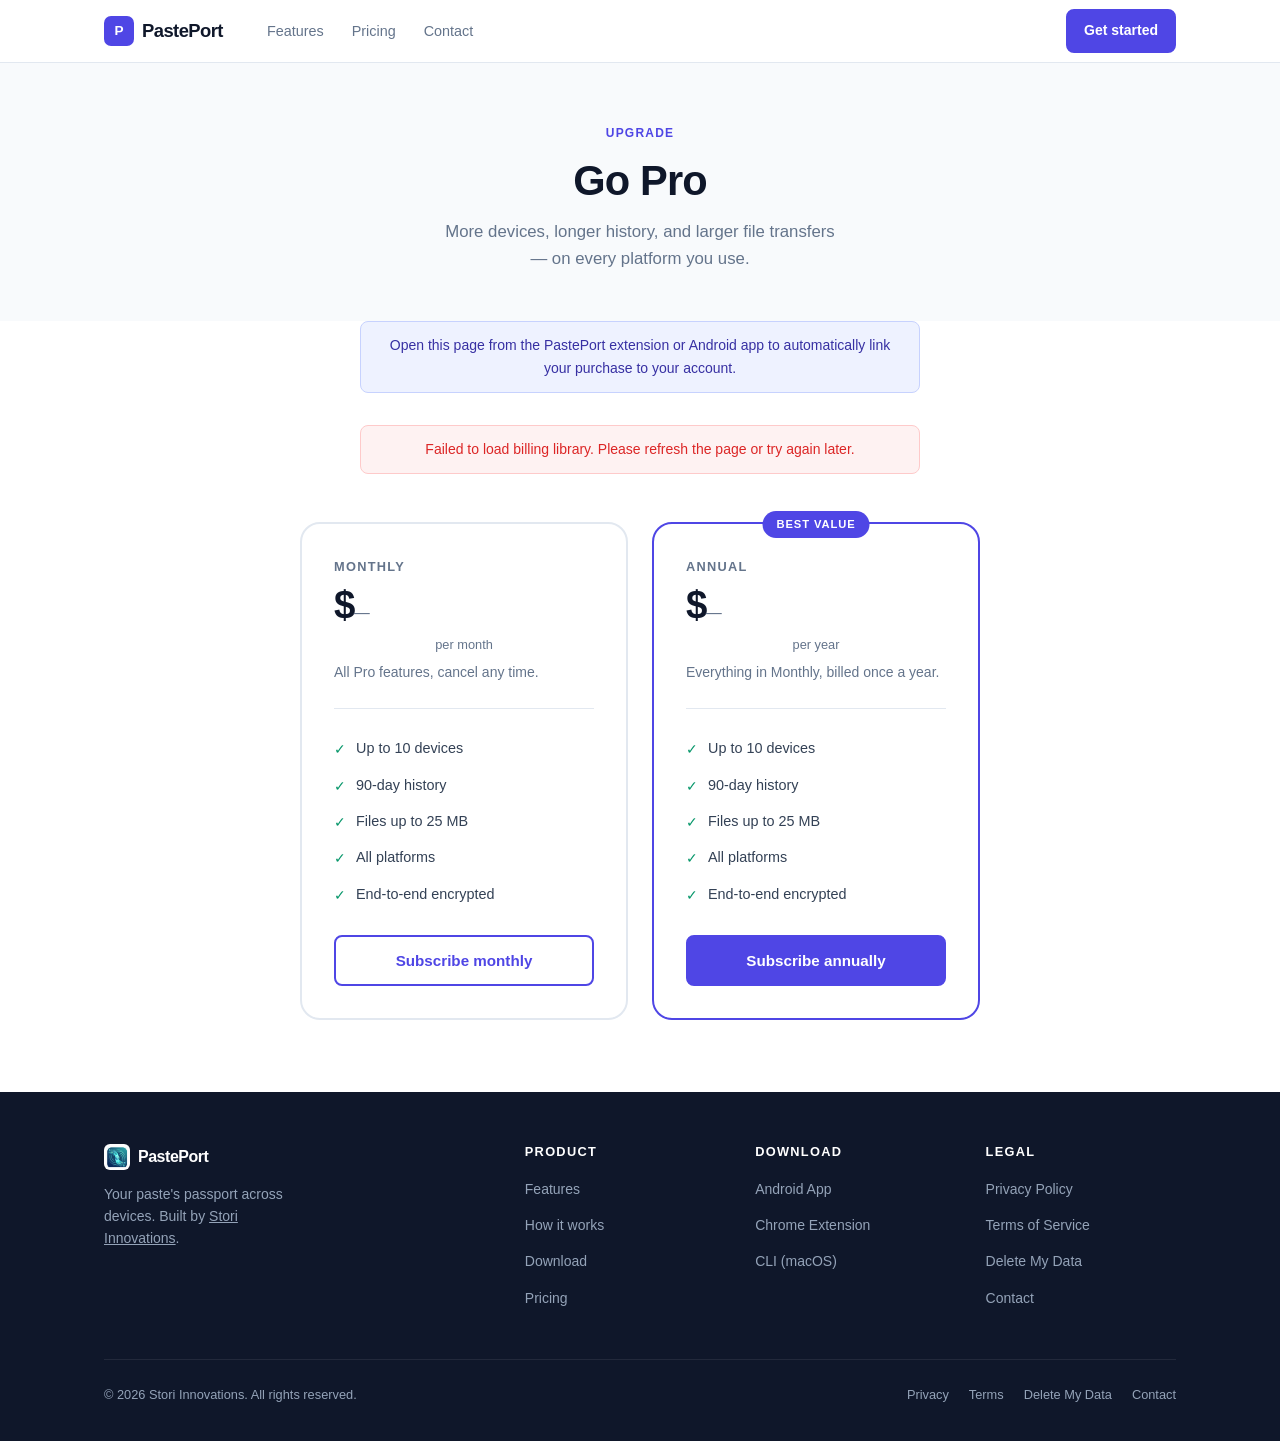
<file: upgrade.html>
<!DOCTYPE html>
<html lang="en">
<head>
  <meta charset="UTF-8">
  <meta name="viewport" content="width=device-width, initial-scale=1.0">
  <title>Upgrade to Pro — PastePort</title>
  <meta name="description" content="Upgrade to PastePort Pro for more devices, longer history, and larger file transfers.">
  <link rel="stylesheet" href="style.css">
  <link rel="icon" href="data:image/svg+xml,<svg xmlns='http://www.w3.org/2000/svg' viewBox='0 0 32 32'><rect width='32' height='32' rx='7' fill='%234f46e5'/><text x='16' y='22' text-anchor='middle' fill='white' font-size='16' font-weight='bold' font-family='system-ui'>P</text></svg>">
  <style>
    /* ── Upgrade-page-specific styles ── */

    .upgrade-hero {
      padding-block: 56px 48px;
      text-align: center;
    }
    .upgrade-hero h1 {
      font-size: clamp(1.8rem, 4vw, 2.6rem);
      margin-bottom: 12px;
    }
    .upgrade-hero p {
      font-size: 1.05rem;
      color: var(--ink-muted);
      max-width: 44ch;
      margin-inline: auto;
    }

    .upgrade-body {
      padding-block: 0 72px;
    }

    /* Notice shown when no ?uid= in URL */
    .anon-notice {
      display: none;
      background: var(--accent-bg);
      border: 1px solid #c7d2fe;
      border-radius: var(--radius);
      padding: 12px 18px;
      font-size: .875rem;
      color: #3730a3;
      text-align: center;
      margin-bottom: 32px;
      max-width: 560px;
      margin-inline: auto;
    }

    /* Error banner */
    .error-banner {
      display: none;
      background: #fef2f2;
      border: 1px solid #fecaca;
      border-radius: var(--radius);
      padding: 12px 18px;
      font-size: .875rem;
      color: #dc2626;
      text-align: center;
      margin-bottom: 24px;
      max-width: 560px;
      margin-inline: auto;
    }

    /* Loading spinner */
    .upgrade-spinner {
      display: flex;
      justify-content: center;
      padding: 48px 0;
    }
    .spin {
      width: 36px;
      height: 36px;
      border: 3px solid var(--border-dark);
      border-top-color: var(--accent);
      border-radius: 50%;
      animation: spin .7s linear infinite;
    }
    @keyframes spin { to { transform: rotate(360deg); } }

    /* Price sub-label (per-month equiv + savings badge) */
    .plan-price-period {
      font-size: .8rem;
      color: var(--ink-muted);
      margin-top: 6px;
      min-height: 1.2em;
      display: flex;
      align-items: center;
      gap: 6px;
      justify-content: center;
    }

    .save-badge {
      display: inline-block;
      background: #dcfce7;
      color: #15803d;
      font-size: .65rem;
      font-weight: 700;
      letter-spacing: .06em;
      text-transform: uppercase;
      padding: 2px 8px;
      border-radius: 99px;
    }

    /* Success state */
    .upgrade-success {
      display: none;
      text-align: center;
      padding: 40px 0;
    }
    .success-icon {
      width: 68px;
      height: 68px;
      background: #dcfce7;
      border-radius: 50%;
      display: flex;
      align-items: center;
      justify-content: center;
      margin: 0 auto 20px;
    }
    .upgrade-success h2 {
      font-size: 1.8rem;
      margin-bottom: 10px;
    }
    .upgrade-success p {
      font-size: .95rem;
      color: var(--ink-muted);
      max-width: 38ch;
      margin-inline: auto;
      line-height: 1.6;
    }
  </style>
</head>
<body>

<header class="site-header">
  <div class="container">
    <nav class="nav" role="navigation" aria-label="Main navigation">
      <a href="/" class="nav-logo">
        <span class="logo-mark">P</span>
        PastePort
      </a>

      <button class="nav-toggle" id="nav-toggle" aria-expanded="false" aria-controls="nav-links" aria-label="Toggle navigation">
        <span class="hamburger"></span>
      </button>

      <ul class="nav-links" id="nav-links" role="list">
        <li><a href="/#features">Features</a></li>
        <li><a href="/#pricing">Pricing</a></li>
        <li><a href="contact.html">Contact</a></li>
      </ul>

      <div class="nav-cta" id="nav-cta">
        <a href="/#pricing" class="btn btn-primary btn-sm">Get started</a>
      </div>
    </nav>
  </div>
</header>

<main>
  <div class="upgrade-hero section-alt">
    <div class="container">
      <span class="section-label">Upgrade</span>
      <h1>Go Pro</h1>
      <p>More devices, longer history, and larger file transfers — on every platform you use.</p>
    </div>
  </div>

  <div class="upgrade-body">
    <div class="container">

      <p class="anon-notice" id="anon-notice">
        Open this page from the PastePort extension or Android app to automatically link your purchase to your account.
      </p>

      <p class="error-banner" id="error-banner"></p>

      <div class="upgrade-spinner" id="spinner">
        <div class="spin"></div>
      </div>

      <div id="cards" style="display:none">
        <div class="plans">

          <!-- Monthly -->
          <div class="plan" id="card-monthly">
            <div class="plan-name">Monthly</div>
            <div class="plan-price">$<span id="monthly-price">—</span></div>
            <div class="plan-price-period">per month</div>
            <div class="plan-desc">All Pro features, cancel any time.</div>
            <ul class="plan-features">
              <li class="plan-feature"><span class="icon">✓</span> Up to 10 devices</li>
              <li class="plan-feature"><span class="icon">✓</span> 90-day history</li>
              <li class="plan-feature"><span class="icon">✓</span> Files up to 25 MB</li>
              <li class="plan-feature"><span class="icon">✓</span> All platforms</li>
              <li class="plan-feature"><span class="icon">✓</span> End-to-end encrypted</li>
            </ul>
            <button class="btn btn-outline" id="btn-monthly" disabled>Subscribe monthly</button>
          </div>

          <!-- Annual -->
          <div class="plan featured" id="card-annual">
            <div class="plan-badge">Best value</div>
            <div class="plan-name">Annual</div>
            <div class="plan-price">$<span id="annual-price">—</span></div>
            <div class="plan-price-period" id="annual-period">per year</div>
            <div class="plan-desc">Everything in Monthly, billed once a year.</div>
            <ul class="plan-features">
              <li class="plan-feature"><span class="icon">✓</span> Up to 10 devices</li>
              <li class="plan-feature"><span class="icon">✓</span> 90-day history</li>
              <li class="plan-feature"><span class="icon">✓</span> Files up to 25 MB</li>
              <li class="plan-feature"><span class="icon">✓</span> All platforms</li>
              <li class="plan-feature"><span class="icon">✓</span> End-to-end encrypted</li>
            </ul>
            <button class="btn btn-primary" id="btn-annual" disabled>Subscribe annually</button>
          </div>

        </div>
      </div>

      <div class="upgrade-success" id="success">
        <div class="success-icon">
          <svg width="34" height="34" viewBox="0 0 24 24" fill="none" xmlns="http://www.w3.org/2000/svg" aria-hidden="true">
            <path d="M5 13l4 4L19 7" stroke="#16a34a" stroke-width="2.5" stroke-linecap="round" stroke-linejoin="round"/>
          </svg>
        </div>
        <h2>You're Pro!</h2>
        <p>Your subscription is active. Open PastePort on any of your devices to start using your Pro features.</p>
      </div>

    </div>
  </div>
</main>

<footer class="site-footer">
  <div class="container">
    <div class="footer-grid">
      <div class="footer-brand">
        <a href="/" class="nav-logo">
          <img src="icon-192.png" alt="" class="nav-logo-img" width="26" height="26">
          PastePort
        </a>
        <p>Your paste's passport across devices. Built by <a href="https://storiinnovations.com" style="color:#94a3b8;text-decoration:underline" target="_blank" rel="noopener">Stori Innovations</a>.</p>
      </div>

      <div class="footer-col">
        <h4>Product</h4>
        <ul>
          <li><a href="/#features">Features</a></li>
          <li><a href="/#how-it-works">How it works</a></li>
          <li><a href="/#download">Download</a></li>
          <li><a href="/#pricing">Pricing</a></li>
        </ul>
      </div>

      <div class="footer-col">
        <h4>Download</h4>
        <ul>
          <li><a href="https://play.google.com/store/apps/details?id=app.pasteport" target="_blank" rel="noopener">Android App</a></li>
          <li><a href="https://chrome.google.com/webstore/detail/pasteport" target="_blank" rel="noopener">Chrome Extension</a></li>
          <li><a href="/#download">CLI (macOS)</a></li>
        </ul>
      </div>

      <div class="footer-col">
        <h4>Legal</h4>
        <ul>
          <li><a href="privacy.html">Privacy Policy</a></li>
          <li><a href="terms.html">Terms of Service</a></li>
          <li><a href="forgetme.html">Delete My Data</a></li>
          <li><a href="contact.html">Contact</a></li>
        </ul>
      </div>
    </div>

    <div class="footer-bottom">
      <span>&copy; 2026 Stori Innovations. All rights reserved.</span>
      <div style="display:flex;gap:20px">
        <a href="privacy.html">Privacy</a>
        <a href="terms.html">Terms</a>
        <a href="forgetme.html">Delete My Data</a>
        <a href="contact.html">Contact</a>
      </div>
    </div>
  </div>
</footer>

<script>
  // Mobile nav toggle (matches all other pages)
  const toggle = document.getElementById('nav-toggle');
  const links  = document.getElementById('nav-links');
  const cta    = document.getElementById('nav-cta');
  toggle.addEventListener('click', () => {
    const open = toggle.getAttribute('aria-expanded') === 'true';
    toggle.setAttribute('aria-expanded', String(!open));
    links.classList.toggle('open', !open);
    cta.classList.toggle('open', !open);
  });
  links.querySelectorAll('a').forEach(a => {
    a.addEventListener('click', () => {
      toggle.setAttribute('aria-expanded', 'false');
      links.classList.remove('open');
      cta.classList.remove('open');
    });
  });
</script>

<script type="module">
  // Replace with the actual RC Web (Paddle) platform API key from the RC dashboard.
  // This is a publishable key — it is safe to include in client-side JS.
  const RC_WEB_API_KEY = 'YOUR_RC_WEB_API_KEY'

  // ── DOM refs ──────────────────────────────────────────────────────
  const spinnerEl    = document.getElementById('spinner')
  const cardsEl      = document.getElementById('cards')
  const successEl    = document.getElementById('success')
  const errorBanner  = document.getElementById('error-banner')
  const anonNotice   = document.getElementById('anon-notice')
  const btnMonthly   = document.getElementById('btn-monthly')
  const btnAnnual    = document.getElementById('btn-annual')
  const monthlyPrice = document.getElementById('monthly-price')
  const annualPrice  = document.getElementById('annual-price')
  const annualPeriod = document.getElementById('annual-period')

  // ── State ─────────────────────────────────────────────────────────
  let monthlyPkg = null
  let annualPkg  = null

  function showSpinner() {
    spinnerEl.style.display = 'flex'
    cardsEl.style.display   = 'none'
    successEl.style.display = 'none'
  }
  function showCards() {
    spinnerEl.style.display = 'none'
    cardsEl.style.display   = 'block'
    successEl.style.display = 'none'
  }
  function showSuccess() {
    spinnerEl.style.display = 'none'
    cardsEl.style.display   = 'none'
    successEl.style.display = 'block'
  }

  function showError(msg) {
    errorBanner.textContent    = msg
    errorBanner.style.display  = 'block'
  }
  function clearError() {
    errorBanner.textContent    = ''
    errorBanner.style.display  = 'none'
  }

  function setPurchasing(busy) {
    btnMonthly.disabled = busy || !monthlyPkg
    btnAnnual.disabled  = busy || !annualPkg
    if (busy) {
      btnMonthly.textContent = 'Please wait…'
      btnAnnual.textContent  = 'Please wait…'
    } else {
      btnMonthly.textContent = 'Subscribe monthly'
      btnAnnual.textContent  = 'Subscribe annually'
    }
  }

  // Format amountMicros to a plain number string (currency symbol shown separately)
  function fmtPrice(amountMicros, currency) {
    const amount = amountMicros / 1_000_000
    try {
      return new Intl.NumberFormat(undefined, {
        style: 'currency',
        currency,
        minimumFractionDigits: 0,
        maximumFractionDigits: 2,
      }).format(amount)
        .replace(/[^\d.,]/g, '')  // strip currency symbol — already shown as "$" in HTML
        .trim()
    } catch {
      return amount.toFixed(2)
    }
  }

  // ── Init ──────────────────────────────────────────────────────────
  async function init() {
    showSpinner()

    const uid = new URLSearchParams(window.location.search).get('uid') ?? null
    if (!uid) anonNotice.style.display = 'block'

    let purchases
    try {
      const { Purchases } = await import('https://esm.sh/@revenuecat/purchases-js')
      purchases = uid
        ? Purchases.configure(RC_WEB_API_KEY, uid)
        : Purchases.configure(RC_WEB_API_KEY)
    } catch (err) {
      showError('Failed to load billing library. Please refresh the page or try again later.')
      showCards()
      console.error('[upgrade] RC SDK load failed', err)
      return
    }

    let offerings
    try {
      offerings = await purchases.getOfferings()
    } catch (err) {
      showError('Could not load pricing. Please refresh the page or try again.')
      showCards()
      console.error('[upgrade] getOfferings failed', err)
      return
    }

    const current = offerings.current
    if (!current) {
      showError('No offerings are currently available. Please try again later.')
      showCards()
      return
    }

    monthlyPkg = current.monthly ?? null
    annualPkg  = current.annual  ?? null

    // Populate monthly card
    if (monthlyPkg) {
      const p = monthlyPkg.webBillingProduct?.currentPrice
      if (p) monthlyPrice.textContent = fmtPrice(p.amountMicros, p.currency)
      btnMonthly.disabled = false
    }

    // Populate annual card + compute savings vs monthly
    if (annualPkg) {
      const p = annualPkg.webBillingProduct?.currentPrice
      if (p) {
        annualPrice.textContent = fmtPrice(p.amountMicros, p.currency)

        const annualMicros  = p.amountMicros
        const annualPerMonth = annualMicros / 12
        let periodHtml = 'per year'

        if (monthlyPkg?.webBillingProduct?.currentPrice) {
          const monthlyMicros = monthlyPkg.webBillingProduct.currentPrice.amountMicros
          if (monthlyMicros > 0) {
            const savePct = Math.round((1 - annualPerMonth / monthlyMicros) * 100)
            if (savePct > 0) {
              periodHtml += ` &nbsp;<span class="save-badge">Save ${savePct}%</span>`
            }
          }
          const equiv = fmtPrice(annualPerMonth, p.currency)
          periodHtml += `<br><span style="font-size:.75rem;color:var(--ink-faint)">$${equiv} / month</span>`
        }

        annualPeriod.innerHTML = periodHtml
        btnAnnual.disabled = false
      }
    }

    showCards()

    btnMonthly.addEventListener('click', () => void purchase(purchases, monthlyPkg))
    btnAnnual.addEventListener('click',  () => void purchase(purchases, annualPkg))
  }

  async function purchase(purchases, pkg) {
    if (!pkg) return
    clearError()
    setPurchasing(true)
    try {
      await purchases.purchase({ rcPackage: pkg })
      showSuccess()
    } catch (err) {
      // User closed the Paddle overlay — treat as cancellation, not an error
      if (err?.errorCode === 'PURCHASE_CANCELLED') {
        setPurchasing(false)
        return
      }
      console.error('[upgrade] purchase failed', err)
      showError(err?.message ?? 'Purchase failed. Please try again.')
      setPurchasing(false)
    }
  }

  init().catch((err) => {
    console.error('[upgrade] init error', err)
    showError('Something went wrong. Please refresh and try again.')
    showCards()
  })
</script>

</body>
</html>
</file>
<file: style.css>
/* PastePort — shared stylesheet */

:root {
  --ink: #0f172a;
  --ink-body: #334155;
  --ink-muted: #64748b;
  --ink-faint: #94a3b8;
  --accent: #4f46e5;
  --accent-dark: #4338ca;
  --accent-bg: #eef2ff;
  --green: #059669;
  --green-bg: #ecfdf5;
  --surface: #f8fafc;
  --border: #e2e8f0;
  --border-dark: #cbd5e1;
  --white: #ffffff;
  --dark-bg: #0f172a;
  --dark-surface: #1e293b;

  --font: -apple-system, BlinkMacSystemFont, 'Segoe UI', Roboto, 'Helvetica Neue', Arial, sans-serif;
  --font-mono: 'SF Mono', 'Fira Code', 'Cascadia Code', Consolas, monospace;

  --radius: 8px;
  --radius-lg: 14px;
  --radius-xl: 20px;

  --shadow-sm: 0 1px 3px rgba(0,0,0,.07), 0 1px 2px rgba(0,0,0,.05);
  --shadow: 0 4px 12px rgba(0,0,0,.09), 0 1px 3px rgba(0,0,0,.06);
  --shadow-lg: 0 12px 32px rgba(0,0,0,.11), 0 4px 8px rgba(0,0,0,.06);

  --max-w: 1120px;
  --section-v: 88px;
}

/* ── Reset ───────────────────────────────── */
*, *::before, *::after { box-sizing: border-box; margin: 0; padding: 0; }

html { scroll-behavior: smooth; -webkit-text-size-adjust: 100%; }

body {
  font-family: var(--font);
  font-size: 1rem;
  line-height: 1.65;
  color: var(--ink-body);
  background: var(--white);
  -webkit-font-smoothing: antialiased;
}

img { display: block; max-width: 100%; }
a { color: var(--accent); text-decoration: none; }
a:hover { text-decoration: underline; }
ul, ol { list-style: none; }
button { cursor: pointer; font: inherit; }

h1, h2, h3, h4 {
  color: var(--ink);
  line-height: 1.2;
  font-weight: 700;
  letter-spacing: -0.02em;
}

/* ── Utilities ───────────────────────────── */
.container {
  max-width: var(--max-w);
  margin-inline: auto;
  padding-inline: 24px;
}

.section { padding-block: var(--section-v); }
.section-alt { background: var(--surface); }
.section-dark { background: var(--dark-bg); color: var(--white); }

.section-label {
  display: inline-block;
  font-size: .75rem;
  font-weight: 600;
  letter-spacing: .1em;
  text-transform: uppercase;
  color: var(--accent);
  margin-bottom: 12px;
}

.section-title {
  font-size: clamp(1.6rem, 3.5vw, 2.2rem);
  margin-bottom: 16px;
}

.section-lead {
  font-size: 1.1rem;
  color: var(--ink-muted);
  max-width: 52ch;
}

/* ── Buttons ─────────────────────────────── */
.btn {
  display: inline-flex;
  align-items: center;
  gap: 8px;
  padding: 11px 22px;
  border-radius: var(--radius);
  font-size: .95rem;
  font-weight: 600;
  border: 2px solid transparent;
  transition: background .15s, color .15s, border-color .15s, transform .1s, box-shadow .15s;
  text-decoration: none;
  white-space: nowrap;
}
.btn:hover { text-decoration: none; }
.btn:active { transform: translateY(1px); }

.btn-primary {
  background: var(--accent);
  color: var(--white);
  border-color: var(--accent);
}
.btn-primary:hover {
  background: var(--accent-dark);
  border-color: var(--accent-dark);
  box-shadow: 0 4px 14px rgba(79,70,229,.35);
}

.btn-outline {
  background: transparent;
  color: var(--accent);
  border-color: var(--accent);
}
.btn-outline:hover {
  background: var(--accent-bg);
}

.btn-ghost {
  background: transparent;
  color: var(--ink-muted);
  border-color: var(--border-dark);
}
.btn-ghost:hover {
  color: var(--ink);
  border-color: var(--ink-muted);
  background: var(--surface);
}

.btn-white {
  background: var(--white);
  color: var(--accent);
  border-color: var(--white);
}
.btn-white:hover {
  background: #f0f4ff;
}

.btn-lg { padding: 14px 28px; font-size: 1rem; border-radius: var(--radius-lg); }
.btn-sm { padding: 8px 16px; font-size: .875rem; }

/* ── Navigation ─────────────────────────── */
.site-header {
  position: sticky;
  top: 0;
  z-index: 100;
  background: rgba(255,255,255,.88);
  backdrop-filter: blur(12px);
  -webkit-backdrop-filter: blur(12px);
  border-bottom: 1px solid var(--border);
}

.nav {
  display: flex;
  align-items: center;
  justify-content: space-between;
  height: 62px;
  gap: 32px;
}

.nav-logo {
  font-size: 1.15rem;
  font-weight: 800;
  color: var(--ink);
  letter-spacing: -0.03em;
  text-decoration: none;
  display: flex;
  align-items: center;
  gap: 8px;
  flex-shrink: 0;
}
.nav-logo:hover { text-decoration: none; color: var(--accent); }

.logo-mark {
  width: 30px;
  height: 30px;
  background: var(--accent);
  border-radius: 7px;
  display: flex;
  align-items: center;
  justify-content: center;
  color: white;
  font-size: .85rem;
  font-weight: 800;
  letter-spacing: 0;
  flex-shrink: 0;
}

.nav-links {
  display: flex;
  align-items: center;
  gap: 4px;
  flex: 1;
}

.nav-links a {
  color: var(--ink-muted);
  font-size: .9rem;
  font-weight: 500;
  padding: 6px 12px;
  border-radius: 6px;
  text-decoration: none;
  transition: color .15s, background .15s;
}
.nav-links a:hover {
  color: var(--ink);
  background: var(--surface);
  text-decoration: none;
}

.nav-cta { margin-left: auto; }

.nav-toggle {
  display: none;
  background: none;
  border: none;
  padding: 6px;
  color: var(--ink);
  border-radius: 6px;
}
.nav-toggle:hover { background: var(--surface); }

.hamburger, .hamburger::before, .hamburger::after {
  display: block;
  width: 22px;
  height: 2px;
  background: currentColor;
  border-radius: 2px;
  transition: transform .25s, opacity .25s;
}
.hamburger { position: relative; }
.hamburger::before, .hamburger::after {
  content: '';
  position: absolute;
  left: 0;
}
.hamburger::before { top: -6px; }
.hamburger::after { bottom: -6px; }

.nav-toggle[aria-expanded="true"] .hamburger { background: transparent; }
.nav-toggle[aria-expanded="true"] .hamburger::before { transform: rotate(45deg) translate(4px, 4px); }
.nav-toggle[aria-expanded="true"] .hamburger::after { transform: rotate(-45deg) translate(4px, -4px); }

/* ── Hero ────────────────────────────────── */
.hero {
  padding-block: 80px 64px;
  text-align: center;
  background: linear-gradient(180deg, var(--accent-bg) 0%, var(--white) 100%);
  border-bottom: 1px solid var(--border);
}

.hero-badge {
  display: inline-flex;
  align-items: center;
  gap: 6px;
  background: var(--white);
  border: 1px solid var(--border-dark);
  color: var(--ink-muted);
  font-size: .8rem;
  font-weight: 600;
  padding: 4px 12px;
  border-radius: 99px;
  margin-bottom: 28px;
  letter-spacing: .02em;
}
.hero-badge .dot {
  width: 7px;
  height: 7px;
  background: var(--green);
  border-radius: 50%;
}

.hero h1 {
  font-size: clamp(2.4rem, 6vw, 3.8rem);
  line-height: 1.1;
  letter-spacing: -0.035em;
  margin-bottom: 24px;
  max-width: 14ch;
  margin-inline: auto;
}

.hero-lead {
  font-size: clamp(1rem, 2.2vw, 1.2rem);
  color: var(--ink-muted);
  max-width: 46ch;
  margin-inline: auto;
  margin-bottom: 40px;
  line-height: 1.6;
}

.hero-actions {
  display: flex;
  gap: 12px;
  justify-content: center;
  flex-wrap: wrap;
}

.hero-devices {
  margin-top: 64px;
  display: flex;
  align-items: center;
  justify-content: center;
  gap: 24px;
  flex-wrap: wrap;
}

.device-card {
  background: var(--white);
  border: 1px solid var(--border);
  border-radius: var(--radius-lg);
  padding: 16px 20px;
  box-shadow: var(--shadow);
  display: flex;
  align-items: center;
  gap: 10px;
  font-size: .85rem;
  font-weight: 500;
  color: var(--ink);
  min-width: 150px;
}
.device-icon {
  width: 36px;
  height: 36px;
  border-radius: 8px;
  background: var(--accent-bg);
  display: flex;
  align-items: center;
  justify-content: center;
  font-size: 1.1rem;
  flex-shrink: 0;
}

.transfer-arrow {
  display: flex;
  flex-direction: column;
  align-items: center;
  gap: 4px;
  color: var(--accent);
}
.transfer-arrow .arrow-line {
  width: 60px;
  height: 2px;
  background: linear-gradient(90deg, var(--accent), var(--accent-dark));
  border-radius: 2px;
  position: relative;
}
.transfer-arrow .arrow-line::after {
  content: '';
  position: absolute;
  right: -1px;
  top: 50%;
  transform: translateY(-50%);
  border-left: 8px solid var(--accent-dark);
  border-top: 5px solid transparent;
  border-bottom: 5px solid transparent;
}
.transfer-label {
  font-size: .7rem;
  font-weight: 600;
  letter-spacing: .08em;
  text-transform: uppercase;
  color: var(--accent);
}

/* ── Features ────────────────────────────── */
.features-grid {
  display: grid;
  grid-template-columns: repeat(auto-fit, minmax(240px, 1fr));
  gap: 24px;
  margin-top: 48px;
}

.feature-card {
  background: var(--white);
  border: 1px solid var(--border);
  border-radius: var(--radius-lg);
  padding: 28px;
  box-shadow: var(--shadow-sm);
  transition: box-shadow .2s, transform .2s;
}
.feature-card:hover {
  box-shadow: var(--shadow);
  transform: translateY(-2px);
}

.feature-icon {
  width: 44px;
  height: 44px;
  background: var(--accent-bg);
  border-radius: 10px;
  display: flex;
  align-items: center;
  justify-content: center;
  font-size: 1.3rem;
  margin-bottom: 16px;
}

.feature-card h3 {
  font-size: 1rem;
  font-weight: 700;
  margin-bottom: 8px;
  color: var(--ink);
}

.feature-card p {
  font-size: .9rem;
  color: var(--ink-muted);
  line-height: 1.6;
}

/* ── How it works ────────────────────────── */
.steps {
  display: grid;
  grid-template-columns: repeat(auto-fit, minmax(260px, 1fr));
  gap: 32px;
  margin-top: 48px;
}

.step {
  display: flex;
  gap: 18px;
  align-items: flex-start;
}

.step-num {
  width: 36px;
  height: 36px;
  background: var(--accent);
  color: var(--white);
  border-radius: 50%;
  display: flex;
  align-items: center;
  justify-content: center;
  font-size: .85rem;
  font-weight: 800;
  flex-shrink: 0;
  margin-top: 2px;
}

.step-body h3 {
  font-size: 1rem;
  font-weight: 700;
  margin-bottom: 6px;
  color: var(--ink);
}

.step-body p {
  font-size: .9rem;
  color: var(--ink-muted);
  line-height: 1.6;
}

/* ── Security callout ───────────────────── */
.security-grid {
  display: grid;
  grid-template-columns: 1fr 1fr;
  gap: 48px;
  align-items: center;
}

.security-content .section-label { color: #818cf8; }
.security-content .section-title { color: var(--white); }
.security-content .section-lead { color: #94a3b8; }

.security-points {
  margin-top: 28px;
  display: flex;
  flex-direction: column;
  gap: 16px;
}

.security-point {
  display: flex;
  gap: 12px;
  align-items: flex-start;
}
.security-point .check {
  width: 22px;
  height: 22px;
  background: rgba(79,70,229,.3);
  border-radius: 50%;
  display: flex;
  align-items: center;
  justify-content: center;
  font-size: .7rem;
  color: #a5b4fc;
  flex-shrink: 0;
  margin-top: 1px;
}
.security-point p {
  font-size: .9rem;
  color: #94a3b8;
  line-height: 1.5;
}
.security-point p strong { color: var(--white); }

.security-visual {
  background: var(--dark-surface);
  border: 1px solid rgba(255,255,255,.08);
  border-radius: var(--radius-xl);
  padding: 28px;
  font-family: var(--font-mono);
}

.enc-diagram {
  display: flex;
  flex-direction: column;
  gap: 12px;
}

.enc-step {
  background: rgba(255,255,255,.04);
  border: 1px solid rgba(255,255,255,.07);
  border-radius: var(--radius);
  padding: 14px 16px;
  font-size: .78rem;
  color: #94a3b8;
  line-height: 1.5;
}
.enc-step .label {
  font-size: .65rem;
  text-transform: uppercase;
  letter-spacing: .1em;
  color: #4f46e5;
  font-weight: 700;
  margin-bottom: 4px;
}
.enc-step .value { color: var(--white); word-break: break-all; }
.enc-step .value.cipher { color: #818cf8; }
.enc-arrow { text-align: center; color: #334155; font-size: .8rem; }

/* ── Pricing ─────────────────────────────── */
.plans {
  display: grid;
  grid-template-columns: repeat(auto-fit, minmax(280px, 1fr));
  gap: 24px;
  margin-top: 48px;
  max-width: 680px;
  margin-inline: auto;
  margin-top: 48px;
}

.plan {
  border: 2px solid var(--border);
  border-radius: var(--radius-xl);
  padding: 32px;
  background: var(--white);
  display: flex;
  flex-direction: column;
}
.plan.featured {
  border-color: var(--accent);
  position: relative;
}

.plan-badge {
  position: absolute;
  top: -13px;
  left: 50%;
  transform: translateX(-50%);
  background: var(--accent);
  color: var(--white);
  font-size: .7rem;
  font-weight: 700;
  letter-spacing: .08em;
  text-transform: uppercase;
  padding: 4px 14px;
  border-radius: 99px;
  white-space: nowrap;
}

.plan-name {
  font-size: .8rem;
  font-weight: 700;
  text-transform: uppercase;
  letter-spacing: .1em;
  color: var(--ink-muted);
  margin-bottom: 8px;
}

.plan-price {
  font-size: 2.4rem;
  font-weight: 800;
  color: var(--ink);
  letter-spacing: -0.04em;
  line-height: 1;
  margin-bottom: 4px;
}
.plan-price span {
  font-size: 1rem;
  font-weight: 500;
  color: var(--ink-muted);
  letter-spacing: 0;
}

.plan-desc {
  font-size: .875rem;
  color: var(--ink-muted);
  margin-bottom: 28px;
  margin-top: 6px;
  padding-bottom: 24px;
  border-bottom: 1px solid var(--border);
}

.plan-features {
  flex: 1;
  display: flex;
  flex-direction: column;
  gap: 12px;
  margin-bottom: 28px;
}

.plan-feature {
  display: flex;
  gap: 10px;
  align-items: flex-start;
  font-size: .9rem;
  color: var(--ink-body);
}
.plan-feature .icon {
  color: var(--green);
  font-size: .85rem;
  margin-top: 2px;
  flex-shrink: 0;
}

.plan .btn { width: 100%; justify-content: center; margin-top: auto; }

/* ── Footer ──────────────────────────────── */
.site-footer {
  background: var(--dark-bg);
  color: #94a3b8;
  padding-block: 52px 36px;
}

.footer-grid {
  display: grid;
  grid-template-columns: 2fr 1fr 1fr 1fr;
  gap: 40px;
  margin-bottom: 48px;
}

.footer-brand .nav-logo { color: var(--white); font-size: 1rem; }
.footer-brand p {
  margin-top: 12px;
  font-size: .875rem;
  line-height: 1.6;
  max-width: 26ch;
}

.footer-col h4 {
  color: var(--white);
  font-size: .8rem;
  font-weight: 700;
  text-transform: uppercase;
  letter-spacing: .1em;
  margin-bottom: 16px;
}

.footer-col ul {
  display: flex;
  flex-direction: column;
  gap: 10px;
}

.footer-col a {
  color: #94a3b8;
  font-size: .875rem;
  text-decoration: none;
  transition: color .15s;
}
.footer-col a:hover { color: var(--white); text-decoration: none; }

.footer-bottom {
  border-top: 1px solid rgba(255,255,255,.08);
  padding-top: 24px;
  display: flex;
  justify-content: space-between;
  align-items: center;
  gap: 16px;
  flex-wrap: wrap;
  font-size: .8rem;
}

.footer-bottom a { color: #94a3b8; }
.footer-bottom a:hover { color: var(--white); text-decoration: none; }

/* ── Beta tag (nav) ──────────────────────── */
.beta-tag {
  display: inline-flex;
  align-items: center;
  background: var(--accent);
  color: var(--white);
  font-size: .6rem;
  font-weight: 700;
  letter-spacing: .1em;
  text-transform: uppercase;
  padding: 2px 7px;
  border-radius: 99px;
  vertical-align: middle;
  line-height: 1.4;
  flex-shrink: 0;
}

/* ── Platform / Download section ─────────── */
.platform-grid {
  display: grid;
  grid-template-columns: repeat(auto-fit, minmax(280px, 1fr));
  gap: 24px;
  margin-top: 48px;
}

.platform-card {
  background: var(--white);
  border: 1px solid var(--border);
  border-radius: var(--radius-lg);
  padding: 28px;
  box-shadow: var(--shadow-sm);
  display: flex;
  flex-direction: column;
  gap: 14px;
  transition: box-shadow .2s, transform .2s;
}
.platform-card:hover {
  box-shadow: var(--shadow);
  transform: translateY(-2px);
}
.platform-card.coming-soon {
  opacity: .75;
}
.platform-card.coming-soon:hover {
  opacity: 1;
}

.platform-header {
  display: flex;
  align-items: center;
  gap: 14px;
}

.platform-icon {
  width: 44px;
  height: 44px;
  background: var(--accent-bg);
  border-radius: 10px;
  display: flex;
  align-items: center;
  justify-content: center;
  font-size: 1.3rem;
  flex-shrink: 0;
}

.platform-name {
  font-size: .95rem;
  font-weight: 700;
  color: var(--ink);
  margin-bottom: 4px;
}

.platform-status {
  display: inline-flex;
  align-items: center;
  font-size: .7rem;
  font-weight: 600;
  letter-spacing: .06em;
  text-transform: uppercase;
  padding: 2px 8px;
  border-radius: 99px;
}
.platform-status.available {
  background: var(--green-bg);
  color: var(--green);
}
.platform-status.soon {
  background: #fef9c3;
  color: #a16207;
}

.platform-desc {
  font-size: .9rem;
  color: var(--ink-muted);
  line-height: 1.6;
  flex: 1;
}

.platform-sub {
  font-size: .8rem;
  color: var(--ink-muted);
  margin-top: -4px;
}

.platform-card .btn {
  align-self: flex-start;
  margin-top: auto;
}

.code-block {
  display: flex;
  align-items: center;
  gap: 8px;
  background: var(--dark-bg);
  border-radius: var(--radius);
  padding: 10px 14px;
  font-family: var(--font-mono);
  font-size: .85rem;
  color: var(--white);
}
.code-block .code-prompt {
  color: var(--accent);
  font-weight: 700;
  user-select: none;
}
.code-block code {
  color: #e2e8f0;
}
.inline-code {
  font-family: var(--font-mono);
  font-size: .82rem;
  background: #f1f5f9;
  padding: 1px 5px;
  border-radius: 4px;
  color: var(--accent-dark);
}

/* ── Beta callout (pricing) ──────────────── */
.beta-callout {
  display: flex;
  gap: 20px;
  align-items: flex-start;
  background: linear-gradient(135deg, #eef2ff 0%, #f0fdf4 100%);
  border: 1.5px solid #c7d2fe;
  border-radius: var(--radius-xl);
  padding: 32px;
  margin-top: 40px;
  text-align: left;
  max-width: 680px;
  margin-inline: auto;
}

.beta-callout-icon {
  font-size: 2rem;
  flex-shrink: 0;
  margin-top: 2px;
}

.beta-callout-body h3 {
  font-size: 1.1rem;
  color: var(--ink);
  margin-bottom: 8px;
}

.beta-callout-body p {
  font-size: .9rem;
  color: var(--ink-muted);
  line-height: 1.65;
  margin-bottom: 18px;
}

.beta-callout-body p strong {
  color: var(--ink);
}

/* ── Contact ─────────────────────────────── */
.contact-grid {
  display: grid;
  grid-template-columns: 1fr 1.5fr;
  gap: 64px;
  align-items: start;
  padding-block: var(--section-v);
}

.contact-info h1 {
  font-size: clamp(1.8rem, 3.5vw, 2.4rem);
  margin-bottom: 16px;
}
.contact-info p {
  color: var(--ink-muted);
  margin-bottom: 32px;
}

.contact-methods {
  display: flex;
  flex-direction: column;
  gap: 20px;
}

.contact-method {
  display: flex;
  gap: 14px;
  align-items: flex-start;
}
.contact-method .icon {
  width: 40px;
  height: 40px;
  background: var(--accent-bg);
  border-radius: 10px;
  display: flex;
  align-items: center;
  justify-content: center;
  font-size: 1rem;
  flex-shrink: 0;
}
.contact-method h4 {
  font-size: .875rem;
  font-weight: 700;
  color: var(--ink);
  margin-bottom: 2px;
}
.contact-method p {
  font-size: .875rem;
  color: var(--ink-muted);
  margin: 0;
}
.contact-method a { color: var(--accent); }

.contact-form-wrap {
  background: var(--surface);
  border: 1px solid var(--border);
  border-radius: var(--radius-xl);
  padding: 36px;
}

.form-row {
  display: grid;
  grid-template-columns: 1fr 1fr;
  gap: 16px;
}

.form-group {
  display: flex;
  flex-direction: column;
  gap: 6px;
  margin-bottom: 20px;
}

.form-group label {
  font-size: .85rem;
  font-weight: 600;
  color: var(--ink);
}

.form-group input,
.form-group select,
.form-group textarea {
  padding: 10px 14px;
  border: 1.5px solid var(--border-dark);
  border-radius: var(--radius);
  font: inherit;
  font-size: .9rem;
  color: var(--ink);
  background: var(--white);
  transition: border-color .15s, box-shadow .15s;
  outline: none;
  resize: vertical;
}
.form-group input:focus,
.form-group select:focus,
.form-group textarea:focus {
  border-color: var(--accent);
  box-shadow: 0 0 0 3px rgba(79,70,229,.12);
}

.form-note {
  font-size: .78rem;
  color: var(--ink-muted);
  margin-top: 12px;
}

/* ── Prose pages (privacy, terms) ────────── */
.prose-hero {
  background: var(--surface);
  border-bottom: 1px solid var(--border);
  padding-block: 56px 48px;
}
.prose-hero h1 { font-size: clamp(1.8rem, 4vw, 2.6rem); margin-bottom: 8px; }
.prose-hero p { color: var(--ink-muted); font-size: .95rem; }

.prose-body {
  padding-block: 56px;
}

.prose-layout {
  display: grid;
  grid-template-columns: 220px 1fr;
  gap: 56px;
  align-items: start;
}

.prose-nav {
  position: sticky;
  top: 80px;
}

.prose-nav h4 {
  font-size: .7rem;
  font-weight: 700;
  text-transform: uppercase;
  letter-spacing: .1em;
  color: var(--ink-muted);
  margin-bottom: 12px;
}

.prose-nav ul {
  display: flex;
  flex-direction: column;
  gap: 2px;
}

.prose-nav a {
  display: block;
  font-size: .85rem;
  color: var(--ink-muted);
  padding: 5px 10px;
  border-radius: 6px;
  text-decoration: none;
  border-left: 2px solid transparent;
  transition: color .15s, background .15s, border-color .15s;
}
.prose-nav a:hover {
  color: var(--ink);
  background: var(--surface);
  border-left-color: var(--accent);
}

.prose-content { min-width: 0; }

.prose-section {
  margin-bottom: 48px;
  scroll-margin-top: 80px;
}

.prose-section h2 {
  font-size: 1.3rem;
  margin-bottom: 14px;
  padding-bottom: 10px;
  border-bottom: 1px solid var(--border);
}

.prose-section h3 {
  font-size: 1rem;
  font-weight: 700;
  margin-top: 20px;
  margin-bottom: 8px;
  color: var(--ink);
}

.prose-section p {
  font-size: .95rem;
  color: var(--ink-body);
  line-height: 1.75;
  margin-bottom: 12px;
}

.prose-section ul {
  list-style: disc;
  padding-left: 22px;
  display: flex;
  flex-direction: column;
  gap: 6px;
  margin-bottom: 12px;
}

.prose-section ul li {
  font-size: .95rem;
  color: var(--ink-body);
  line-height: 1.65;
}

.prose-section a { color: var(--accent); }

.notice-box {
  background: var(--accent-bg);
  border-left: 3px solid var(--accent);
  border-radius: 0 var(--radius) var(--radius) 0;
  padding: 14px 18px;
  margin-block: 16px;
  font-size: .9rem;
  color: var(--ink-body);
}

/* ── Nav logo image ─────────────────────── */
.nav-logo-img {
  border-radius: 6px;
  flex-shrink: 0;
  display: block;
}

/* ── Port animation (hero) ──────────────── */
.hero-anim-wrap {
  margin-top: 60px;
  max-width: 720px;
  margin-inline: auto;
  overflow: hidden;
  border-radius: var(--radius-xl);
  background: linear-gradient(160deg, #f0f4ff 0%, #fafbff 100%);
  border: 1px solid var(--border);
  padding: 8px 0 4px;
}

.hero-anim {
  width: 100%;
  height: auto;
  display: block;
}

.pkt {
  animation: flow-pkt 4s linear infinite;
}

@keyframes flow-pkt {
  from { transform: translateX(-150px); }
  to   { transform: translateX(875px); }
}

/* ── Use Cases ───────────────────────────── */
.use-cases-grid {
  display: grid;
  grid-template-columns: repeat(auto-fit, minmax(280px, 1fr));
  gap: 20px;
  margin-top: 48px;
}

.use-case-card {
  background: var(--white);
  border: 1px solid var(--border);
  border-radius: var(--radius-lg);
  padding: 24px 26px;
  box-shadow: var(--shadow-sm);
  transition: box-shadow .2s, transform .2s;
}

.use-case-card:hover {
  box-shadow: var(--shadow);
  transform: translateY(-2px);
}

.use-case-scenario {
  font-size: .72rem;
  font-weight: 700;
  color: var(--accent);
  text-transform: uppercase;
  letter-spacing: .08em;
  margin-bottom: 10px;
}

.use-case-card h3 {
  font-size: .95rem;
  font-weight: 700;
  color: var(--ink);
  margin-bottom: 8px;
}

.use-case-card p {
  font-size: .875rem;
  color: var(--ink-muted);
  line-height: 1.65;
}

/* ── Testimonials ────────────────────────── */
.testimonials-grid {
  display: grid;
  grid-template-columns: repeat(auto-fit, minmax(300px, 1fr));
  gap: 24px;
  margin-top: 48px;
}

.testimonial-card {
  background: var(--white);
  border: 1px solid var(--border);
  border-radius: var(--radius-lg);
  padding: 28px;
  box-shadow: var(--shadow-sm);
  display: flex;
  flex-direction: column;
}

.testimonial-stars {
  color: #f59e0b;
  font-size: .9rem;
  letter-spacing: 2px;
  margin-bottom: 14px;
}

.testimonial-quote {
  font-size: .925rem;
  color: var(--ink-body);
  line-height: 1.7;
  font-style: italic;
  flex: 1;
  margin-bottom: 20px;
}

.testimonial-author {
  display: flex;
  align-items: center;
  gap: 12px;
}

.testimonial-avatar {
  width: 42px;
  height: 42px;
  border-radius: 50%;
  background: var(--accent-bg);
  border: 2px solid var(--border);
  display: flex;
  align-items: center;
  justify-content: center;
  font-size: 1.1rem;
  flex-shrink: 0;
}

.testimonial-name {
  font-size: .875rem;
  font-weight: 700;
  color: var(--ink);
}

.testimonial-role {
  font-size: .775rem;
  color: var(--ink-muted);
  margin-top: 1px;
}

/* ── Responsive ──────────────────────────── */
@media (max-width: 960px) {
  .footer-grid { grid-template-columns: 1fr 1fr; }
  .security-grid { grid-template-columns: 1fr; }
  .security-visual { display: none; }
  .prose-layout { grid-template-columns: 1fr; }
  .prose-nav { display: none; }
}

@media (max-width: 768px) {
  :root { --section-v: 60px; }

  .nav-toggle { display: flex; }
  .nav-links, .nav-cta {
    display: none;
    position: absolute;
    top: 62px;
    left: 0;
    right: 0;
    background: var(--white);
    border-bottom: 1px solid var(--border);
    padding: 12px 24px 20px;
    flex-direction: column;
    align-items: stretch;
    gap: 4px;
    box-shadow: 0 8px 20px rgba(0,0,0,.08);
  }
  .nav-links.open, .nav-cta.open {
    display: flex;
  }
  .nav-links a { padding: 10px 12px; font-size: .95rem; }
  .nav-cta { border-bottom: none; padding-top: 8px; }
  .nav-cta .btn { width: 100%; justify-content: center; }
  .nav { position: relative; }

  .hero { padding-block: 56px 44px; }
  .hero-devices { gap: 12px; }
  .transfer-arrow .arrow-line { width: 32px; }
  .device-card { min-width: 130px; font-size: .8rem; }

  .footer-grid { grid-template-columns: 1fr; gap: 32px; }
  .footer-brand p { max-width: none; }
  .footer-bottom { flex-direction: column; align-items: flex-start; gap: 8px; }

  .contact-grid { grid-template-columns: 1fr; gap: 40px; padding-block: 48px; }
  .form-row { grid-template-columns: 1fr; }
  .contact-form-wrap { padding: 24px; }
}

@media (max-width: 480px) {
  .plans { grid-template-columns: 1fr; max-width: 100%; }
  .hero-actions { flex-direction: column; align-items: center; }
  .hero-actions .btn { width: 100%; justify-content: center; max-width: 320px; }
  .features-grid { grid-template-columns: 1fr; }
  .steps { grid-template-columns: 1fr; }
  .platform-grid { grid-template-columns: 1fr; }
  .beta-callout { flex-direction: column; gap: 12px; padding: 24px; }
  .use-cases-grid { grid-template-columns: 1fr; }
  .testimonials-grid { grid-template-columns: 1fr; }
  .hero-anim-wrap { border-radius: var(--radius-lg); }
}
</file>
